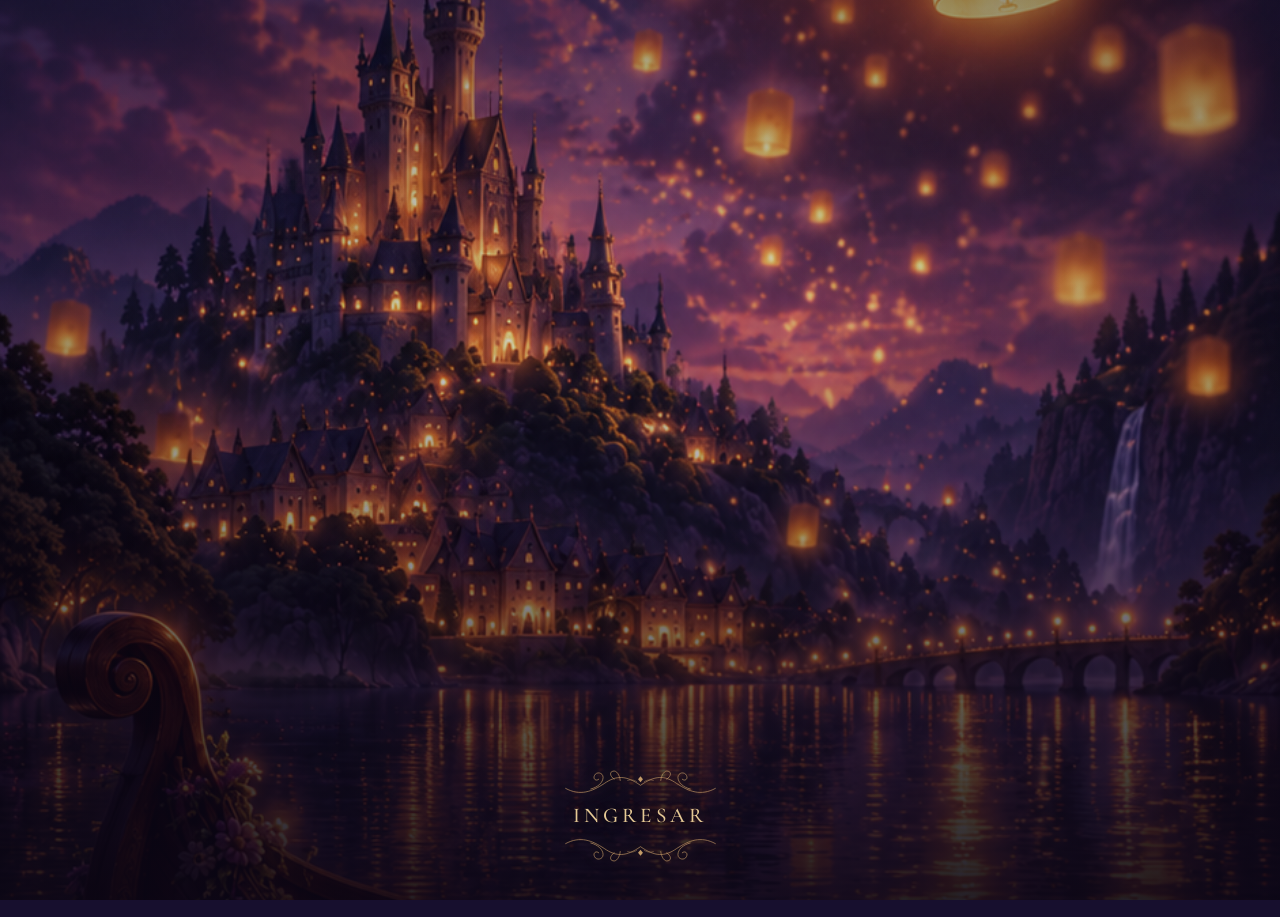
<file: index.html>
<!doctype html>
<html lang="es-AR">
  <head>
    <meta charset="utf-8" />
    <meta name="viewport" content="width=device-width, initial-scale=1" />
    <meta name="theme-color" content="#170f2e" />
    <meta name="referrer" content="no-referrer" />
    <title>Los XV de Mia</title>
    <link rel="preconnect" href="https://fonts.googleapis.com" />
    <link rel="preconnect" href="https://fonts.gstatic.com" crossorigin />
    <link href="https://fonts.googleapis.com/css2?family=Cormorant+Garamond:ital,wght@0,400;0,500;0,600;1,400;1,500&family=Montserrat:wght@400;500;600&family=Pinyon+Script&display=swap" rel="stylesheet" />
    <style>
      :root {
        color-scheme: dark;
        --night: #170f2e;
        --night-deep: #10091f;
        --night-shadow: #0b0615;
        --plum: #291647;
        --plum-light: #38205c;
        --violet-line: #3c2377;
        --gold: #c59c68;
        --gold-light: #e5c995;
        --gold-flame: #f4a844;
        --cream: #fbf3e6;
        --muted: #c8bbcf;
        --serif: "Cormorant Garamond", Georgia, serif;
        --script: "Pinyon Script", cursive;
        --sans: "Montserrat", sans-serif;
        --motion: cubic-bezier(.22,.72,.14,1);
      }

      * { box-sizing: border-box; }
      html { background: var(--night); scroll-behavior: smooth; }
      body {
        margin: 0;
        min-width: 320px;
        color: var(--cream);
        background: var(--night);
        font-family: var(--serif);
        -webkit-font-smoothing: antialiased;
      }
      button, a { font: inherit; }
      button { color: inherit; }
      /* Native mobile tap overlay is separate from keyboard focus. */
      :where(button, a, summary, label, input, textarea) { -webkit-tap-highlight-color: transparent; }
      button:focus-visible, a:focus-visible {
        outline: 2px solid var(--gold-light);
        outline-offset: 5px;
      }
      [hidden] { display: none !important; }

      .entrance {
        position: relative;
        display: grid;
        min-height: 100svh;
        align-items: end;
        overflow: hidden;
        isolation: isolate;
        background: var(--night-deep);
      }
      .entrance__scene, .entrance__shade {
        position: absolute;
        inset: 0;
        pointer-events: none;
      }
      .entrance__scene { z-index: -3; overflow: hidden; }
      .entrance__artwork {
        position: absolute;
        transform-origin: 0 0;
        isolation: isolate;
      }
      .entrance__image {
        display: block;
        width: 100%;
        height: 100%;
        filter: saturate(.92) brightness(.92);
      }
      .entrance__lantern-light {
        position: absolute;
        width: 55%;
        aspect-ratio: 1;
        border-radius: 50%;
        opacity: 0;
        transform: translate(-50%, -50%) scale(.72);
        background: radial-gradient(circle,
          rgba(255,246,218,.94) 0%,
          rgba(255,219,156,.72) 14%,
          rgba(244,168,68,.38) 36%,
          rgba(244,168,68,.09) 55%,
          transparent 72%);
        mix-blend-mode: screen;
        pointer-events: none;
      }
      .entrance__shade {
        z-index: -2;
        background:
          linear-gradient(180deg, rgba(11,6,21,.18) 0%, rgba(16,9,31,.08) 34%, rgba(16,9,31,.32) 60%, rgba(11,6,21,.84) 100%),
          radial-gradient(ellipse at 54% 43%, transparent 15%, rgba(14,7,27,.3) 78%);
      }
      .tiara-wrap {
        position: relative;
        display: grid;
        width: min(180px, 42vw);
        margin: 0 auto 1px;
        place-items: center;
        isolation: isolate;
      }
      .tiara-wrap::before {
        position: absolute;
        z-index: -1;
        inset: 28% 12% 13%;
        border-radius: 50%;
        background: rgba(244,168,68,.2);
        content: "";
        filter: blur(22px);
      }
      .tiara {
        display: block;
        width: 100%;
        height: auto;
        filter: drop-shadow(0 8px 12px rgba(8,4,18,.52)) drop-shadow(0 0 10px rgba(244,168,68,.2));
      }
      .entrance__footer {
        display: grid;
        justify-items: center;
        padding: 0 22px max(34px, env(safe-area-inset-bottom));
      }
      .enter-frame {
        position: relative;
        display: grid;
        gap: 7px;
        width: min(265px, 78vw);
        min-height: 96px;
        place-items: center;
        padding: 4px 12px;
        border: 0;
        background: transparent;
        cursor: pointer;
        transition: transform 180ms var(--motion);
      }
      .enter-ornament {
        display: block;
        width: 100%;
        height: 27px;
        overflow: visible;
        color: var(--gold);
        filter: drop-shadow(0 0 7px rgba(244,168,68,.28));
        pointer-events: none;
      }
      .enter-ornament--bottom { transform: rotate(180deg); }
      @media (hover: hover) and (pointer: fine) {
        .enter-frame:hover .enter-frame__label { text-shadow: 0 0 16px rgba(244,168,68,.55); }
      }
      .enter-frame:is(:active, .is-touch-pressed) { transform: scale(.98); }
      .enter-frame__label {
        color: var(--gold-light);
        font: 500 21px/1.15 var(--serif);
        letter-spacing: .2em;
        text-transform: uppercase;
        text-shadow: 0 2px 10px rgba(11,6,21,.7), 0 0 15px rgba(244,168,68,.2);
      }
      .invitation {
        position: relative;
        min-height: 100svh;
        overflow: hidden;
        padding: 0 20px;
        background:
          radial-gradient(ellipse at 50% 0%, rgba(60,35,119,.42), transparent 45%),
          linear-gradient(180deg, #1a1032 0%, var(--night) 34%, var(--night-deep) 100%);
        isolation: isolate;
      }
      .invitation--revealing {
        position: fixed;
        z-index: 5;
        inset: 0;
        height: 100dvh;
        overflow-y: auto;
        padding-top: env(safe-area-inset-top);
        opacity: 0;
        pointer-events: none;
      }
      .invitation--open {
        position: relative;
        inset: auto;
        height: auto;
        min-height: 100svh;
        overflow: visible;
        padding-top: 1px;
        opacity: 1;
        animation: none;
      }
      .hero-enter, .reveal-item { opacity: 0; }
      .invitation[data-content-state="ready"] .hero-enter,
      .reveal-item.is-revealed { opacity: 1; transform: none; }
      .music-player { width: min(100%, 300px); margin: 0 auto; }
      .music-control {
        display: flex;
        align-items: center;
        gap: 8px;
        width: 100%;
        min-height: 52px;
        padding: 3px 8px;
        border: 1px solid rgba(197,156,104,.22);
        border-radius: 999px;
        color: var(--gold-light);
        background: rgba(16,9,31,.22);
        box-shadow: none;
      }
      .music-transport { display: flex; align-items: center; flex: none; gap: 0; }
      .music-control__main { display: grid; place-items: center; flex: none; width: 44px; height: 44px; padding: 0; border: 0; border-radius: 50%; color: inherit; background: transparent; cursor: pointer; transition: background-color 160ms var(--motion); }
      .music-skip { display: grid; place-items: center; flex: none; width: 44px; height: 44px; padding: 10px; border: 0; border-radius: 50%; color: var(--gold-light); background: transparent; cursor: pointer; transition: transform 160ms var(--motion), background-color 160ms var(--motion); }
      .music-skip:is(:active, .is-touch-pressed) { transform: scale(.95); }
      .music-skip:not(:disabled):is(:active, .is-touch-pressed), .music-control__main:is(:active, .is-touch-pressed) { background-color: rgba(197,156,104,.1); }
      .music-skip:disabled { opacity: .35; cursor: not-allowed; }
      .music-control__main:is(:active, .is-touch-pressed) .music-control__disc { transform: scale(.96); }
      .music-track { min-width: 0; flex: 1; text-align: left; }
      .music-track__title { display: block; overflow: hidden; white-space: nowrap; text-overflow: ellipsis; color: rgba(200,187,207,.9); font: 400 10px/1.7 var(--sans); }
      .music-feedback { margin: 9px 0 0; color: var(--muted); font: 400 10px/1.6 var(--sans); text-align: center; }
      @media (hover: hover) and (pointer: fine) { .music-skip:hover { background: rgba(197,156,104,.1); } }
      .music-control__disc {
        display: grid;
        flex: none;
        width: 32px;
        height: 32px;
        place-items: center;
        border: 1px solid rgba(197,156,104,.3);
        border-radius: 50%;
        color: rgba(229,201,149,.85);
        background: rgba(197,156,104,.08);
      }
      .music-control svg { width: 13px; height: 13px; }
      .music-control__label {
        display: flex; gap: 10px; align-items: center;
        font: 500 8px/1.7 var(--sans);
        letter-spacing: .07em;
        text-align: left;
        text-transform: uppercase;
      }
      .invitation__ambient {
        position: fixed;
        z-index: -1;
        inset: 0;
        overflow: hidden;
        pointer-events: none;
        background:
          radial-gradient(ellipse at 30% 14%, rgba(96,49,141,.22), transparent 43%),
          radial-gradient(ellipse at 90% 65%, rgba(76,35,108,.16), transparent 38%);
      }
      .invitation__ambient::after {
        position: absolute;
        inset: 0;
        opacity: .4;
        background:
          radial-gradient(circle at 11% 18%, #dbb98c 0 .7px, transparent 1.5px),
          radial-gradient(circle at 68% 7%, #cab5de 0 .6px, transparent 1.6px),
          radial-gradient(circle at 89% 37%, #dbb98c 0 .8px, transparent 1.5px),
          radial-gradient(circle at 29% 59%, #b094ca 0 .5px, transparent 1.5px),
          radial-gradient(circle at 77% 84%, #dbb98c 0 .6px, transparent 1.6px),
          radial-gradient(circle at 7% 91%, #cab5de 0 .5px, transparent 1.4px);
        content: "";
      }
      .ambient-lanterns { position: absolute; inset: 0; transition: opacity 700ms var(--motion); }
      .invitation[data-castle-visible="true"] .ambient-lanterns { opacity: 0; }
      .floating-lantern {
        --size: 10;
        --halo-size: calc(var(--size) * 13px);
        --halo-alpha: calc(.08 + (var(--size) - 8) * .022);
        --paper-alpha: calc(.48 + (var(--size) - 8) * .045);
        --near-alpha: calc(.28 + (var(--size) - 8) * .045);
        --far-alpha: calc(.1 + (var(--size) - 8) * .02);
        --flame-alpha: calc(.5 + (var(--size) - 8) * .05);
        position: absolute;
        bottom: -90px;
        width: calc(var(--size) * 1px);
        height: var(--h, calc(var(--size) * 1.45px));
        border: 1px solid rgba(255,217,155,calc(.16 + (var(--size) - 8) * .025));
        border-radius: 24% 24% 30% 30% / 15% 15% 20% 20%;
        opacity: 0;
        background: linear-gradient(110deg, rgba(188,104,49,.38), rgba(255,219,149,var(--paper-alpha)) 48%, rgba(232,150,73,calc(var(--paper-alpha) * .67)));
        box-shadow: inset 0 -3px 5px rgba(255,239,194,var(--paper-alpha)), 0 0 10px rgba(244,168,68,var(--near-alpha)), 0 0 calc(var(--size) * 2.1px) rgba(244,168,68,var(--far-alpha));
        filter: blur(.55px);
        animation: lantern-rise var(--duration, 22s) var(--delay, 0s) cubic-bezier(.37,0,.63,1) infinite;
      }
      .floating-lantern::before {
        position: absolute;
        top: 50%;
        left: 50%;
        width: var(--halo-size);
        height: var(--halo-size);
        transform: translate(-50%, -50%);
        background: radial-gradient(circle, rgba(244,168,68,var(--halo-alpha)), rgba(161,76,117,calc(var(--halo-alpha) * .6)) 28%, rgba(99,51,139,calc(var(--halo-alpha) * .25)) 48%, transparent 70%);
        content: "";
      }
      .floating-lantern::after {
        position: absolute;
        right: 22%;
        bottom: 12%;
        left: 22%;
        height: 2px;
        border-radius: 50%;
        background: rgba(255,213,142,var(--flame-alpha));
        box-shadow: 0 0 11px 4px rgba(244,168,68,calc(.13 + (var(--size) - 8) * .023));
        content: "";
      }
      @keyframes lantern-rise {
        0% { transform: translate3d(0,0,0) rotate(-3deg); opacity: 0; }
        12% { opacity: .72; }
        82% { opacity: .55; }
        100% { transform: translate3d(13px,-112vh,0) rotate(4deg); opacity: 0; }
      }
      .ambient-one { left: 9%; --size: 10; --h: 15px; --duration: 24s; --delay: -9s; }
      .ambient-two { left: 27%; --size: 14; --h: 19px; --duration: 29s; --delay: -21s; }
      .ambient-three { right: 18%; --size: 10; --h: 14px; --duration: 26s; --delay: -15s; }
      .ambient-four { right: 7%; --size: 15; --h: 21px; --duration: 32s; --delay: -5s; }
      .ambient-five { left: 60%; --size: 8; --h: 12px; --duration: 22s; --delay: -18s; }
      .ambient-six { left: 45%; --size: 9; --h: 13px; --duration: 35s; --delay: -11s; }
      .ambient-seven { left: 3%; --size: 13; --h: 18px; --duration: 30s; --delay: -26s; }
      .ambient-eight { right: 32%; --size: 11; --h: 16px; --duration: 27s; --delay: -3s; }
      .invite-hero {
        position: relative;
        display: flex;
        flex-direction: column;
        align-items: center;
        justify-content: space-between;
        gap: 52px;
        width: min(100%, 470px);
        min-height: 92svh;
        margin: 0 auto;
        padding: 72px 10px 24px;
        text-align: center;
      }
      .hero-identity { display: grid; justify-items: center; align-content: center; flex: 1; width: 100%; }
      .hero-footer { display: grid; justify-items: center; flex: none; width: 100%; }
      .hero-footer .scroll-cue { margin-top: 18px; }
      .invite-hero .tiara-wrap { width: min(148px, 36vw); margin-bottom: -4px; }
      .invite-hero__name {
        position: relative;
        left: -.055em;
        margin: 0;
        color: var(--gold-light);
        font: 400 clamp(94px, 27vw, 124px)/.92 var(--script);
        text-shadow: 0 2px 1px rgba(9,5,18,.8), 0 0 19px rgba(244,168,68,.14);
      }
      .eyebrow {
        margin: 11px 0 0;
        color: rgba(213,191,159,.72);
        font: 500 9px/1.5 var(--sans);
        letter-spacing: .29em;
        text-transform: uppercase;
      }
      .date-line {
        margin: 18px 0 0;
        color: rgba(229,211,184,.72);
        font: 400 22px/1.1 var(--serif);
        letter-spacing: .035em;
      }
      .date-separator { padding-inline: .22em; color: rgba(197,156,104,.6); }
      .scroll-cue {
        display: grid;
        justify-items: center;
        gap: 9px;
        margin-top: 28px;
        color: rgba(200,187,207,.65);
        font: 400 8px/1.4 var(--sans);
        letter-spacing: .2em;
        text-transform: uppercase;
      }
      .scroll-cue::after {
        width: 1px;
        height: 24px;
        background: linear-gradient(rgba(197,156,104,.45), transparent);
        content: "";
      }
      .small-rule {
        display: flex;
        align-items: center;
        justify-content: center;
        gap: 8px;
        width: 160px;
        margin: 19px auto 0;
      }
      .small-rule::before, .small-rule::after {
        width: 57px;
        height: 1px;
        background: linear-gradient(90deg, transparent, rgba(197,156,104,.5));
        content: "";
      }
      .small-rule::after { transform: rotate(180deg); }
      .small-rule span {
        width: 5px;
        height: 5px;
        transform: rotate(45deg);
        background: var(--gold);
        box-shadow: 0 0 0 5px rgba(244,168,68,.055), 0 0 15px 5px rgba(244,168,68,.19);
      }
      .section-label {
        display: flex;
        align-items: center;
        gap: 11px;
        justify-content: center;
        margin: 32px 0 16px;
        color: rgba(229,201,149,.85);
        font: 500 9px/1.4 var(--sans);
        letter-spacing: .26em;
        text-align: center;
        text-transform: uppercase;
      }
      .section-label::before, .section-label::after {
        width: 31px;
        height: 1px;
        background: linear-gradient(90deg, transparent, rgba(197,156,104,.38));
        content: "";
      }
      .section-label::after { transform: rotate(180deg); }

      .detail-card {
        position: relative;
        width: min(100%, 470px);
        margin: 0 auto 26px;
        padding: 44px 25px 26px;
        border: 1px solid rgba(141,105,172,.32);
        border-radius: 46% 46% 14px 14px / 82px 82px 14px 14px;
        background: linear-gradient(180deg, rgba(62,34,105,.36), rgba(30,15,55,.3) 50%, rgba(16,8,31,.45));
        box-shadow: inset 0 1px 0 rgba(210,183,237,.08), 0 12px 28px rgba(8,3,20,.28);
      }
      .detail-card::before {
        position: absolute;
        inset: 5px;
        border: 1px solid rgba(197,156,104,.14);
        border-radius: 46% 46% 10px 10px / 77px 77px 10px 10px;
        content: "";
        pointer-events: none;
      }
      .detail-card--quiet {
        padding-block: 32px 24px;
        background: linear-gradient(180deg, rgba(62,34,105,.28), rgba(16,8,31,.4));
      }
      .card-gem {
        position: absolute;
        top: -8px;
        left: 50%;
        z-index: 1;
        width: 12px;
        height: 12px;
        transform: translateX(-50%) rotate(45deg);
        border: 1px solid rgba(229,201,149,.76);
        background: linear-gradient(135deg, #c5a878, #8f704b 64%, #5e4773);
        box-shadow: 0 0 0 4px rgba(244,168,68,.045), 0 0 13px 4px rgba(244,168,68,.18);
      }
      .card-gem::before {
        position: absolute;
        z-index: -1;
        inset: -9px;
        border-radius: 50%;
        background: radial-gradient(circle, rgba(244,168,68,.34), rgba(197,156,104,.1) 44%, transparent 72%);
        content: "";
        filter: blur(5px);
      }
      .detail-card__title {
        margin: 0 0 7px;
        color: var(--gold-light);
        font: 500 10px/1.5 var(--sans);
        letter-spacing: .24em;
        text-align: center;
        text-transform: uppercase;
      }
      .detail-card__lead {
        margin: 0;
        color: var(--cream);
        font: 500 27px/1.02 var(--serif);
        text-align: center;
      }
      .detail-card__copy {
        margin: 8px 0 0;
        color: var(--muted);
        font: 400 14px/1.55 var(--sans);
        text-align: center;
      }
      .timeline {
        display: grid;
        gap: 0;
        margin: 21px 0 0;
      }
      .timeline__item {
        position: relative;
        display: grid;
        grid-template-columns: 74px 1fr;
        gap: 14px;
        padding: 0 0 19px;
      }
      .timeline__item:last-child { padding-bottom: 0; }
      .timeline__item:not(:last-child)::after {
        position: absolute;
        top: 31px;
        bottom: -1px;
        left: 36px;
        width: 1px;
        background: linear-gradient(180deg, rgba(197,156,104,.46), rgba(60,35,119,.3));
        content: "";
      }
      .timeline__time {
        position: relative;
        z-index: 1;
        align-self: start;
        padding: 8px 5px;
        border: 1px solid rgba(197,156,104,.35);
        border-radius: 12px 4px 12px 4px;
        color: var(--gold-light);
        background: rgba(16,9,31,.65);
        font: 500 12px/1 var(--sans);
        text-align: center;
        white-space: nowrap;
      }
      .timeline__name {
        margin: 2px 0 3px;
        color: var(--cream);
        font: 500 20px/1.05 var(--serif);
      }
      .timeline__note {
        margin: 0;
        color: var(--muted);
        font: 400 12px/1.5 var(--sans);
      }
      .location-mark {
        display: grid;
        width: 37px;
        height: 37px;
        margin: 0 auto 11px;
        place-items: center;
        border: 1px solid rgba(197,156,104,.28);
        border-radius: 50%;
        color: var(--gold-light);
        background: radial-gradient(circle at 35% 25%, rgba(60,35,119,.68), rgba(17,9,30,.85));
        box-shadow: inset 0 1px 0 rgba(255,245,223,.08), 0 8px 17px rgba(4,2,10,.24);
      }
      .location-mark svg { width: 17px; height: 17px; }
      .address { margin-top: 7px; }
      .action-frame {
        display: inline-flex;
        min-height: 46px;
        align-items: center;
        justify-content: center;
        gap: 9px;
        width: 100%;
        margin-top: 18px;
        padding: 10px 16px;
        border: 1px solid rgba(197,156,104,.44);
        border-radius: 16px 5px 16px 5px;
        color: var(--gold-light);
        background: linear-gradient(135deg, rgba(60,35,119,.34), rgba(20,12,35,.55));
        box-shadow: inset 0 1px 0 rgba(255,245,223,.08), 0 9px 20px rgba(5,2,12,.24);
        font: 500 10px/1.2 var(--sans);
        letter-spacing: .16em;
        text-decoration: none;
        text-transform: uppercase;
        transition: transform 220ms var(--motion), border-color 220ms var(--motion);
      }
      .action-frame:is(:active, .is-touch-pressed) { transform: scale(.985); }
      .action-frame svg { width: 15px; height: 15px; flex: none; }
      .family-welcome, .dress-section, .closing-section {
        width: min(100%, 430px);
        margin: 24px auto 58px;
        padding: 16px 12px;
        text-align: center;
      }
      .family-welcome__title { margin: 10px 0; color: var(--gold-light); font: 500 34px/1.1 var(--serif); }
      .family-welcome__copy { max-width: 280px; margin: 0 auto; color: var(--muted); font: 400 13px/1.8 var(--sans); }
      .family-welcome__copy strong { color: var(--gold-light); font-weight: 500; }
      .celebration-card .timeline { margin-top: 28px; }
      .celebration-card .action-frame { margin-top: 27px; }
      .dress-section { margin-block: 48px 56px; }
      .dress-illustration { width: 115px; height: 85px; margin-bottom: 15px; color: var(--gold); }
      .dress-section__value { margin: 8px 0 0; font: 400 32px/1.1 var(--serif); color: var(--cream); }
      .countdown-section, .gifts-section, .wishes-section {
        width: min(100%, 430px); margin: 38px auto 58px; padding: 20px 12px; text-align: center;
      }
      .countdown-section { margin-top: 0; }
      .section-heading { margin: 8px 0 14px; color: var(--gold-light); font: 400 32px/1.1 var(--serif); text-wrap: balance; }
      .section-copy { max-width: 300px; margin: 0 auto; color: var(--muted); font: 400 12px/1.85 var(--sans); text-wrap: pretty; }
      .countdown-clock { display: grid; grid-template-columns: repeat(4, minmax(0, 1fr)); margin: 23px 0 18px; }
      .countdown-unit { min-width: 0; position: relative; }
      .countdown-unit + .countdown-unit::before { position: absolute; left: 0; top: 15%; bottom: 30%; width: 1px; content: ""; background: linear-gradient(transparent, rgba(197,156,104,.3), transparent); }
      .countdown-unit strong { display: block; color: var(--cream); font: 400 clamp(32px, 9vw, 43px)/1.1 var(--serif); font-variant-numeric: tabular-nums; }
      .countdown-unit span { display: block; margin-top: 7px; color: var(--gold); font: 400 8px/1.5 var(--sans); letter-spacing: .14em; text-transform: uppercase; }
      .countdown-caption { margin: 0; color: var(--muted); font: 400 10px/1.7 var(--sans); }
      .section-illustration { display: block; width: 90px; height: 90px; margin: 0 auto 20px; color: var(--gold); }
      .gifts-section { margin-top: 20px; }
      .transfer-open { margin-top: 24px; cursor: pointer; }
      .transfer-dialog {
        width: min(calc(100% - 32px), 380px); max-height: calc(100svh - 40px); margin: auto; padding: 22px;
        overflow-y: auto; overscroll-behavior: contain; scrollbar-width: thin;
        color: var(--cream); border: 1px solid rgba(197,156,104,.4); border-radius: 26px;
        background: linear-gradient(145deg, rgba(58,33,92,.18), rgba(16,9,31,.28));
        -webkit-backdrop-filter: blur(12px); backdrop-filter: blur(12px);
        box-shadow: inset 0 1px 0 rgba(229,201,149,.1), 0 24px 70px rgba(5,2,12,.35);
      }
      .transfer-dialog::backdrop { background: rgba(8,4,16,.26); }
      .transfer-dialog[open] { animation: dialog-arrive 200ms var(--motion); }
      .transfer-dialog[open]::backdrop { animation: dialog-backdrop-arrive 200ms var(--motion); }
      @keyframes dialog-arrive { from { opacity: 0; transform: translateY(8px); } to { opacity: 1; transform: translateY(0); } }
      @keyframes dialog-backdrop-arrive { from { opacity: 0; } to { opacity: 1; } }
      .transfer-dialog__header { display: flex; align-items: center; justify-content: space-between; gap: 14px; margin-bottom: 8px; }
      .transfer-dialog__header .detail-card__title { margin: 0 0 7px; font-size: 9px; }
      .transfer-dialog__header .section-heading { margin: 0; font-size: 29px; }
      .dialog-close { display: grid; place-items: center; flex: none; width: 44px; height: 44px; border: 1px solid rgba(197,156,104,.26); border-radius: 50%; color: var(--gold-light); background: rgba(197,156,104,.04); cursor: pointer; transition: background-color 160ms var(--motion), transform 160ms var(--motion); }
      .dialog-close svg { width: 16px; height: 16px; }
      .dialog-close:is(:active, .is-touch-pressed) { background-color: rgba(197,156,104,.12); transform: scale(.97); }
      .transfer-fields { display: grid; gap: 18px; padding: 14px 0; text-align: left; }
      .transfer-field { display: grid; grid-template-columns: minmax(0, 1fr) auto; gap: 6px 8px; }
      .transfer-field label { grid-column: 1 / -1; color: var(--gold); font: 500 10px/1.6 var(--sans); }
      .transfer-field input { width: 100%; min-width: 0; padding: 8px; color: var(--cream); background: rgba(17,9,30,.3); border: 1px solid rgba(197,156,104,.2); border-radius: 5px; font: 400 16px/1.5 var(--sans); }
      .transfer-copy { min-height: 44px; padding: 8px 12px; border: 1px solid rgba(197,156,104,.4); border-radius: 5px; color: var(--gold-light); background: rgba(60,35,119,.25); font: 500 11px/1.5 var(--sans); cursor: pointer; }
      .transfer-copy:disabled { opacity: .4; cursor: not-allowed; }
      .transfer-pending { margin: 22px auto 0; max-width: 280px; color: rgba(200,187,207,.8); font: 400 italic 18px/1.5 var(--serif); }
      .wishes-section { margin-top: 48px; }
      .wish-form { margin-top: 24px; text-align: left; }
      .wish-form label { display: block; margin: 18px 0 9px; color: var(--gold-light); font: 400 11px/1.6 var(--sans); }
      .wish-form input, .wish-form textarea { display: block; width: 100%; min-width: 0; border: 1px solid rgba(197,156,104,.3); border-radius: 14px 4px 14px 4px; padding: 12px 14px; color: var(--cream); background: rgba(17,9,30,.32); font: 400 16px/1.65 var(--sans); }
      .wish-form textarea { min-height: 145px; resize: vertical; }
      .wish-form input::placeholder, .wish-form textarea::placeholder { color: rgba(200,187,207,.55); }
      .wish-length { display: block; margin-top: 6px; text-align: right; color: var(--muted); font: 400 10px/1.5 var(--sans); font-variant-numeric: tabular-nums; }
      .wish-form .action-frame { cursor: pointer; margin-top: 20px; }
      .wish-preview { margin: 24px 0 0; padding: 18px 14px; border-block: 1px solid rgba(197,156,104,.2); text-align: center; }
      .wish-preview blockquote { margin: 10px 0; color: var(--cream); font: 400 italic 23px/1.5 var(--serif); white-space: pre-wrap; overflow-wrap: anywhere; }
      .wish-preview figcaption { color: var(--gold); font: 400 11px/1.5 var(--sans); overflow-wrap: anywhere; }
      .wish-preview__label { margin: 0; color: var(--muted); font: 400 9px/1.5 var(--sans); letter-spacing: .14em; text-transform: uppercase; }
      .transfer-copy, .wish-form .action-frame { transition: transform 160ms var(--motion), border-color 160ms var(--motion); }
      .transfer-copy:is(:active, .is-touch-pressed), .wish-form .action-frame:is(:active, .is-touch-pressed) { transform: scale(.98); }
      .transfer-copy:focus-visible, .transfer-field input:focus-visible, .wish-form input:focus-visible, .wish-form textarea:focus-visible, .wish-form .action-frame:focus-visible { outline: 2px solid var(--gold-light); outline-offset: 4px; }
      .wish-form .action-frame:disabled { opacity: .45; cursor: wait; }
      .rsvp-card { padding-top: 45px; }
      .rsvp-card .detail-card__copy { font-size: 12px; }
      .rsvp-form { margin-top: 25px; }
      .rsvp-form fieldset { margin: 0; padding: 0; border: 0; }
      .rsvp-form legend, .guest-count-field label { margin: 0 0 10px; color: var(--muted); font: 400 11px/1.5 var(--sans); }
      .rsvp-choices { display: grid; grid-template-columns: 1fr 1fr; gap: 9px; }
      .rsvp-choice { position: relative; cursor: pointer; }
      .rsvp-choice input { position: absolute; inset: 0; z-index: 1; width: 100%; height: 100%; margin: 0; opacity: 0; cursor: pointer; }
      .rsvp-choice span {
        display: grid; min-height: 44px; place-items: center; padding: 9px;
        border: 1px solid rgba(197,156,104,.25); border-radius: 15px 5px 15px 5px;
        color: var(--muted); background: rgba(17,9,30,.25); font: 500 10px/1.4 var(--sans);
      }
      .rsvp-choice input:checked + span { color: var(--gold-light); border-color: rgba(197,156,104,.75); background: rgba(60,35,119,.3); }
      .rsvp-choice input:focus-visible + span { outline: 2px solid var(--gold-light); outline-offset: 4px; }
      .rsvp-form .guest-count-field { margin-top: 22px; }
      .guest-count-choices { display: flex; flex-wrap: wrap; gap: 10px; }
      .guest-count-choice { position: relative; cursor: pointer; }
      .guest-count-choice input { position: absolute; inset: 0; z-index: 1; width: 100%; height: 100%; margin: 0; opacity: 0; cursor: pointer; }
      .guest-count-choice span {
        display: grid; width: 47px; min-height: 47px; place-items: center;
        border: 1px solid rgba(197,156,104,.36); border-radius: 13px 4px 13px 4px;
        color: var(--muted); background: rgba(17,9,30,.4); font: 500 23px/1 var(--serif);
        transition: border-color 160ms var(--motion), background-color 160ms var(--motion), transform 160ms var(--motion);
      }
      .guest-count-choice input:checked + span { color: var(--gold-light); border-color: var(--gold); background: rgba(60,35,119,.44); box-shadow: inset 0 1px 0 rgba(229,201,149,.1); }
      .guest-count-choice input:focus-visible + span { outline: 2px solid var(--gold-light); outline-offset: 4px; }
      .guest-count-choice:is(:active, .is-touch-pressed) span { transform: scale(.97); }
      .rsvp-result { min-height: 18px; margin: 14px 0 0; color: var(--gold-light); font: 400 11px/1.6 var(--sans); text-align: center; }
      .rsvp {
        display: block;
        width: min(100%, 470px);
        margin: 28px auto 0;
        padding: 16px 20px;
        border: 1px solid rgba(229,201,149,.55);
        border-radius: 18px 5px 18px 5px;
        color: var(--night-deep);
        background: linear-gradient(125deg, #c59c68, #e2c995 48%, #b68c57);
        box-shadow: inset 0 1px 0 rgba(255,255,255,.38), 0 12px 25px rgba(6,3,15,.36), 0 0 22px rgba(244,168,68,.12);
        font: 600 10px/1.2 var(--sans);
        letter-spacing: .19em;
        text-align: center;
        text-transform: uppercase;
        cursor: pointer;
      }
      .rsvp:disabled { cursor: not-allowed; opacity: .45; }
      .rsvp { transition: transform 160ms var(--motion); }
      .rsvp:not(:disabled):is(:active, .is-touch-pressed) { transform: scale(.985); }
      .rsvp-note {
        margin: 10px auto 0;
        color: rgba(200,187,207,.72);
        font: 400 10px/1.5 var(--sans);
        text-align: center;
      }
      .invite-footer {
        margin: 14px 0 0;
        color: rgba(229,201,149,.55);
        font: 500 9px/1.6 var(--sans);
        letter-spacing: .17em;
        text-align: center;
        text-transform: uppercase;
      }
      .closing-section { position: relative; margin-top: 55px; margin-bottom: 20px; }
      .closing-section::before { position: absolute; inset: 4% 15% 30%; z-index: -1; background: radial-gradient(ellipse, rgba(244,168,68,.13), transparent 65%); content: ""; }
      .closing-illustration { width: 116px; height: 136px; margin: 0 auto; }
      .closing-section__title { margin: 10px 0 0; color: var(--gold-light); font: 400 43px/1.1 var(--script); }
      .invitation-closing { margin-top: 48px; padding-top: 10px; }
      .invitation-closing .closing-section { margin: 0 auto; padding: 0 12px; }
      .contact-section { width: min(100%, 360px); margin: 50px auto; padding: 16px 12px; text-align: center; }
      .contact-section .section-heading { font-size: 29px; }
      .contact-section .action-frame { margin-top: 23px; }
      .invitation-load-status { position: fixed; z-index: 80; left: 50%; bottom: max(18px, env(safe-area-inset-bottom)); transform: translateX(-50%); width: min(calc(100% - 32px), 390px); padding: 16px 20px; border: 1px solid rgba(197,156,104,.4); border-radius: 18px; background: rgba(23,15,46,.92); color: var(--cream); box-shadow: 0 12px 40px rgba(0,0,0,.3); text-align: center; font: 400 12px/1.7 var(--sans); }
      .invitation-load-status p { margin: 0; }
      .invitation-load-status button { margin-top: 12px; min-height: 44px; padding: 8px 22px; border: 1px solid rgba(197,156,104,.5); border-radius: 22px; background: transparent; color: var(--gold-light); font: inherit; cursor: pointer; }
      .invitation-load-status button:focus-visible { outline: 2px solid var(--gold-light); outline-offset: 4px; }
      .rsvp-result[data-result]:not(:empty) { padding: 13px 15px; border: 1px solid rgba(197,156,104,.38); border-radius: 14px; background: rgba(60,35,119,.18); color: var(--cream); font-size: 12px; line-height: 1.7; }
      .rsvp-result[data-result="success"]:not(:empty)::before { content: "✓ "; color: var(--gold-light); }
      .rsvp-result[data-result="error"] { color: #ffe4d6; border-color: rgba(230,165,136,.5); background: rgba(96,43,53,.28); }
      .rsvp-result[data-result="error"]:not(:empty)::before { content: "! "; font-weight: 600; }
      .form-feedback { position: fixed; z-index: 90; left: 50%; bottom: max(38px, calc(env(safe-area-inset-bottom) + 24px)); width: min(calc(100% - 40px), 350px); transform: translateX(-50%); pointer-events: none; }
      .form-feedback[hidden] { display: none; }
      .form-feedback__flight { display: grid; justify-items: center; }
      .form-feedback__lantern { width: 68px; height: 98px; margin-bottom: 9px; overflow: visible; filter: drop-shadow(0 0 14px rgba(255,187,95,.56)) drop-shadow(0 0 35px rgba(244,168,68,.24)); }
      .form-feedback__card { position: relative; width: 100%; padding: 20px 24px 21px; border: 1px solid rgba(225,188,129,.58); border-radius: 22px 22px 13px 13px; background: linear-gradient(150deg, rgba(54,30,77,.95), rgba(23,15,46,.96)); box-shadow: 0 12px 42px rgba(8,4,16,.48), inset 0 1px rgba(255,238,204,.1); text-align: center; }
      .form-feedback__card::before { content: "✓"; display: block; margin-bottom: 7px; color: var(--gold-light); font: 400 19px/1 var(--sans); }
      .form-feedback__message { margin: 0; color: #fff2dd; font: 400 22px/1.25 var(--serif); text-wrap: balance; }
      .form-feedback[data-kind="error"] .form-feedback__lantern, .form-feedback[data-kind="preview"] .form-feedback__lantern { display: none; }
      .form-feedback[data-kind="error"] .form-feedback__card { border-color: rgba(230,165,136,.65); }
      .form-feedback[data-kind="error"] .form-feedback__card::before { content: "!"; color: #ffe4d6; }
      .form-feedback[data-kind="preview"] .form-feedback__card::before { content: "✧"; }
      .feedback-announcement { position: absolute; width: 1px; height: 1px; overflow: hidden; clip-path: inset(50%); white-space: nowrap; }
      @media (max-height: 440px) { .form-feedback { bottom: 18px; } .form-feedback__lantern { width: 46px; height: 65px; } .form-feedback__card { padding: 14px 20px; } .form-feedback__message { font-size: 20px; } }
      .castle-scene {
        --castle-width: min(92vw, 380px, max(140px, calc((100svh - 180px) * 425 / 480)));
        --castle-height: calc(var(--castle-width) * 480 / 425);
        position: relative; isolation: isolate; width: var(--castle-width); height: calc(var(--castle-height) + 32px);
        left: 50%; transform: translateX(-50%); margin-top: 12px; pointer-events: none;
      }
      .castle-scene::before { position: absolute; inset: 15% 0 0; background: radial-gradient(ellipse at 50% 65%, rgba(107,65,143,.13), transparent 64%); content: ""; }
      .castle-definitions { position: absolute; width: 0; height: 0; overflow: hidden; }
      .castle-crop {
        position: absolute; z-index: 1; bottom: 0; left: 0; width: 100%; height: var(--castle-height); overflow: hidden;
        -webkit-mask-image: url(#castle-photo-mask), linear-gradient(90deg, transparent, #000 10%, #000 90%, transparent), linear-gradient(#000 80%, transparent);
        mask-image: url(#castle-photo-mask), linear-gradient(90deg, transparent, #000 10%, #000 90%, transparent), linear-gradient(#000 80%, transparent);
        -webkit-mask-composite: source-in; mask-composite: intersect;
      }
      .castle-image {
        /* View (125,360)-(550,840): trim the lower village, never squeeze the towers. */
        position: absolute; display: block; max-width: none; width: calc(100% * 941 / 425); height: auto;
        top: calc(-100% * 360 / 480); left: calc(-100% * 125 / 425);
        opacity: .92; filter: brightness(.68) saturate(.78);
      }
      .castle-lanterns { position: absolute; inset: 0; }
      .castle-lantern {
        bottom: calc(var(--castle-height) * .18); left: var(--origin);
        animation: castle-lantern-rise var(--duration, 30s) var(--delay, 0s) linear infinite;
        animation-play-state: paused;
      }
      .castle-scene.is-active .castle-lantern { animation-play-state: running; }
      @keyframes castle-lantern-rise {
        0% { transform: translate3d(0, 0, 0) rotate(-3deg); opacity: 0; }
        14% { opacity: .7; }
        78% { opacity: .5; }
        100% { transform: translate3d(var(--drift, 25px), -430px, 0) rotate(5deg); opacity: 0; }
      }

      @media (min-width: 600px) {
        .invitation { padding-inline: 28px; }
      }
      @media (max-height: 680px) {
        .tiara-wrap { width: 128px; }
        .entrance__footer { padding-bottom: max(20px, env(safe-area-inset-bottom)); }
      }
      @media (prefers-reduced-motion: reduce) {
        *, *::before, *::after { scroll-behavior: auto !important; animation-duration: .01ms !important; animation-iteration-count: 1 !important; transition-duration: .01ms !important; }
        .castle-lantern, .castle-scene.is-active .castle-lantern { animation: none; opacity: .5; transform: translate3d(var(--drift, 25px), var(--still-rise, -110px), 0); }
      }
    </style>
  </head>
  <body>
    <section class="entrance" id="entrance" aria-label="Entrada a la invitación">
      <div class="entrance__scene" aria-hidden="true">
        <div class="entrance__artwork" id="entrance-artwork">
          <img class="entrance__image" src="./assets/Reino de Linternas sobre el Lago.png" width="941" height="1672" alt="" />
          <div class="entrance__lantern-light" data-lantern-x="0.625" data-lantern-y="0.203"></div>
          <div class="entrance__lantern-light" data-lantern-x="0.775" data-lantern-y="0.262"></div>
        </div>
      </div>
      <div class="entrance__shade" aria-hidden="true"></div>

      <div class="entrance__footer">
        <button class="enter-frame" id="enter-button" type="button" aria-label="Ingresar a la invitación de Mia" disabled>
          <svg class="enter-ornament" viewBox="0 0 260 44" fill="none" aria-hidden="true" focusable="false">
            <g id="entry-flourish" stroke="currentColor" stroke-width="1.05" stroke-linecap="round" stroke-linejoin="round">
              <path d="M8 30c24 13 43 5 63-8 20-14 36-13 59 3 23-16 39-17 59-3 20 13 39 21 63 8" />
              <path d="M49 31c12-3 20-11 20-19 0-8-11-10-14-3-3 6 3 10 7 6M211 31c-12-3-20-11-20-19 0-8 11-10 14-3 3 6-3 10-7 6" />
              <path d="M87 15c-8-6-7-12-2-13 6-2 11 6 12 15m76-2c8-6 7-12 2-13-6-2-11 6-12 15" />
              <path d="M109 17c6-2 11-1 15 2m27-2c-6-2-11-1-15 2" opacity=".6" />
              <path d="m130 10 4 5-4 5-4-5Z" fill="currentColor" stroke="none" />
            </g>
          </svg>
          <span class="enter-frame__label">Ingresar</span>
          <svg class="enter-ornament enter-ornament--bottom" viewBox="0 0 260 44" fill="none" aria-hidden="true" focusable="false"><use href="#entry-flourish" /></svg>
        </button>
      </div>
    </section>

    <aside class="invitation-load-status" id="invitation-load-status" role="status" aria-live="polite" hidden>
      <p id="invitation-load-message"></p>
      <button id="invitation-load-retry" type="button" hidden>Volver a intentar</button>
    </aside>

    <main class="invitation" id="invitation" hidden tabindex="-1" aria-label="Invitación de los quince años de Mia">
      <div class="invitation__ambient" aria-hidden="true">
        <div class="ambient-lanterns">
        <i class="floating-lantern ambient-one"></i>
        <i class="floating-lantern ambient-two"></i>
        <i class="floating-lantern ambient-three"></i>
        <i class="floating-lantern ambient-four"></i>
        <i class="floating-lantern ambient-five"></i>
        <i class="floating-lantern ambient-six"></i>
        <i class="floating-lantern ambient-seven"></i>
        <i class="floating-lantern ambient-eight"></i>
        </div>
      </div>

        <header class="invite-hero">
          <div class="hero-identity">
          <div class="tiara-wrap hero-enter" data-hero-enter="tiara">
            <img class="tiara" src="./assets/Tiara Real de Oro y Gemas Facetadas.png" alt="" />
          </div>
          <h1 class="invite-hero__name hero-enter" data-hero-enter="name" data-event="name">Mia</h1>
          <p class="eyebrow hero-enter" data-hero-enter="subtitle">Mis XV años</p>
          <div class="hero-enter" data-hero-enter="details">
            <div class="small-rule" aria-hidden="true"><span></span></div>
            <p class="date-line"><time id="event-date" datetime="2026-12-26" aria-label="26 de diciembre de 2026"><span data-date-part="day">26</span> <span class="date-separator" aria-hidden="true">·</span> <span data-date-part="month">Diciembre</span> <span class="date-separator" aria-hidden="true">·</span> <span data-date-part="year">2026</span></time></p>
          </div>
          </div>
          <div class="hero-footer">
          <div class="music-player hero-enter" id="music-player" data-hero-enter="music" hidden>
            <div class="music-control" role="group" aria-label="Playlist de la invitación">
              <span class="music-track">
                <span class="music-track__title" id="music-track-title">Piano · apertura</span>
                <span class="music-control__label"><span id="music-toggle-label">Reproducir</span><span id="music-position" aria-live="polite" aria-atomic="true">1 / 3</span></span>
              </span>
              <div class="music-transport" role="group" aria-label="Controles de música">
              <button class="music-skip" id="music-previous" type="button" aria-label="Canción anterior">
                <svg viewBox="0 0 24 24" fill="currentColor" aria-hidden="true"><path d="M5 5h2v14H5zm14 0v14L8 12z" /></svg>
              </button>
              <button class="music-control__main" id="music-toggle" type="button" aria-label="Reproducir música" aria-describedby="music-track-title music-position">
                <span class="music-control__disc"><svg viewBox="0 0 24 24" fill="currentColor" aria-hidden="true"><path id="music-toggle-icon" d="M8 5v14l11-7z" /></svg></span>
              </button>
              <button class="music-skip" id="music-next" type="button" aria-label="Canción siguiente">
                <svg viewBox="0 0 24 24" fill="currentColor" aria-hidden="true"><path d="M17 5h2v14h-2zM5 5l11 7-11 7z" /></svg>
              </button>
              </div>
            </div>
            <p class="music-feedback" id="music-status" role="status" hidden></p>
          </div>
          <span class="scroll-cue hero-enter" data-hero-enter="scroll">Deslizá</span>
          </div>
        </header>

      <section class="family-welcome reveal-item" aria-labelledby="family-title">
        <p class="eyebrow">En mi noche especial…</p>
        <h2 class="family-welcome__title" id="family-title" data-invitation="familyName">Familia Gomez</h2>
        <p class="family-welcome__copy">Reservamos <strong id="reserved-seats">3 lugares</strong> para compartir este momento juntos.</p>
      </section>

      <section class="countdown-section reveal-item" aria-labelledby="countdown-heading">
        <p class="eyebrow">Nos espera una noche mágica</p>
        <h2 class="section-heading" id="countdown-heading">Falta cada vez menos</h2>
        <div class="countdown-clock" id="countdown-clock" role="timer" aria-live="off" aria-label="Tiempo restante para la recepción" aria-describedby="countdown-caption">
          <div class="countdown-unit"><strong data-countdown="days">00</strong><span>Días</span></div>
          <div class="countdown-unit"><strong data-countdown="hours">00</strong><span>Horas</span></div>
          <div class="countdown-unit"><strong data-countdown="minutes">00</strong><span>Minutos</span></div>
          <div class="countdown-unit"><strong data-countdown="seconds">00</strong><span>Segundos</span></div>
        </div>
        <p class="countdown-caption" id="countdown-caption">26 de diciembre · 20:30 hs · Hora de Argentina</p>
      </section>

      <p class="section-label reveal-item">La celebración</p>

      <section class="detail-card celebration-card reveal-item" aria-labelledby="schedule-title">
        <span class="card-gem" aria-hidden="true"></span>
        <h2 class="detail-card__title" id="schedule-title">Nos encontramos en</h2>
        <p class="detail-card__lead" data-event="venueName">Jardín Secreto</p>
        <p class="detail-card__copy address" data-event="venueAddress">Teodoro Fels 7423, Trujui</p>
        <div class="timeline">
          <div class="timeline__item">
            <time class="timeline__time" datetime="20:30" data-event-time="arrivalTime">20:30 hs</time>
            <div>
              <h4 class="timeline__name">Recepción</h4>
              <p class="timeline__note">Llegada de los invitados</p>
            </div>
          </div>
          <div class="timeline__item">
            <time class="timeline__time" datetime="21:30" data-event-time="entranceTime">21:30 hs</time>
            <div>
              <h3 class="timeline__name">Entrada de <span data-event="name">Mia</span></h3>
              <p class="timeline__note">Te pedimos puntualidad para compartir este momento.</p>
            </div>
          </div>
        </div>
        <a class="action-frame" id="venue-map" href="https://www.google.com/maps/search/?api=1&amp;query=Teodoro+Fels+7423%2C+Trujui" target="_blank" rel="noopener noreferrer">
          <svg viewBox="0 0 24 24" fill="none" stroke="currentColor" stroke-width="1.5" aria-hidden="true">
            <path d="M20 10c0 5.5-8 12-8 12S4 15.5 4 10a8 8 0 1 1 16 0Z" /><circle cx="12" cy="10" r="2.4" />
          </svg>
          <span>Ver ubicación</span>
        </a>
      </section>

      <section class="dress-section reveal-item" aria-labelledby="dress-title">
        <svg class="dress-illustration" viewBox="0 0 120 90" fill="none" stroke="currentColor" stroke-width="1.1" stroke-linejoin="round" aria-hidden="true">
          <path d="M27 9h12l-2 20 15 42c-12 5-26 5-38 0l15-42-2-20Zm2 20h8M29 9c0 6 8 6 8 0M23 46h20" />
          <path d="m77 11 10 5 10-5 8 16-6 9-3-7 1 43H77l1-43-3 7-6-9 8-16Zm0 0 10 23 10-23M87 34v38M81 38h-3m17 0h-3M86 46h2M86 54h2" />
        </svg>
        <h2 class="detail-card__title" id="dress-title">Código de vestimenta</h2>
        <p class="dress-section__value" data-event="dressCode">Elegante Sport</p>
      </section>

      <section class="detail-card rsvp-card reveal-item" aria-labelledby="rsvp-title">
        <span class="card-gem" aria-hidden="true"></span>
        <h2 class="detail-card__title" id="rsvp-title">Confirmá tu asistencia</h2>
        <p class="detail-card__lead">¿Nos acompañás?</p>
        <p class="detail-card__copy" id="rsvp-quota">Esta invitación tiene 3 lugares reservados.</p>
        <form class="rsvp-form" id="rsvp-form">
          <fieldset>
            <legend>Elegí tu respuesta</legend>
            <div class="rsvp-choices">
              <label class="rsvp-choice"><input type="radio" name="attendance" value="yes" required /><span>Sí, vamos a estar</span></label>
              <label class="rsvp-choice"><input type="radio" name="attendance" value="no" required /><span>No podremos ir</span></label>
            </div>
          </fieldset>
          <fieldset class="guest-count-field" id="guest-count-field" hidden disabled>
            <legend>¿Cuántas personas asistirán?</legend>
            <div class="guest-count-choices" id="guest-count-choices"></div>
          </fieldset>
          <button class="rsvp" id="rsvp-submit" type="submit" disabled>Confirmar asistencia</button>
          <p class="rsvp-result" id="rsvp-status" aria-live="off"></p>
          <p class="rsvp-note" id="rsvp-notice">Podés modificar tu selección.</p>
        </form>
      </section>

      <section class="gifts-section reveal-item" aria-labelledby="gifts-title">
        <svg class="section-illustration" viewBox="0 0 100 100" fill="none" stroke="currentColor" stroke-width="1" stroke-linejoin="round" aria-hidden="true">
          <path d="M23 44h54v40H23zM19 34h62v11H19zM46 34v50m8-50v50M49 33C29 36 24 23 31 19c9-5 16 8 19 14Zm2 0c20 3 25-10 18-14-9-5-16 8-19 14Z" />
          <path d="m50 13 1-5m26 17 5-3M22 25l-5-3m65 37 6 2M18 59l-6 2" stroke-opacity=".45" />
          <path d="m51 32-14 23 11-5m3-18 13 23-11-5" stroke-opacity=".65" />
        </svg>
        <p class="eyebrow">Regalos</p>
        <h2 class="section-heading" id="gifts-title">Tu presencia es mi mejor regalo</h2>
        <p class="section-copy">Lo más lindo es compartir esta noche con vos. Si además querés hacerme un regalo, podés hacerlo por transferencia.</p>
        <p class="transfer-pending" id="transfer-pending">Los datos para transferir se compartirán próximamente.</p>
        <button class="action-frame transfer-open" id="transfer-open" type="button" aria-haspopup="dialog" aria-controls="transfer-dialog" hidden>Ver datos bancarios</button>
      </section>

      <section class="wishes-section reveal-item" aria-labelledby="wishes-title">
        <svg class="section-illustration" viewBox="0 0 100 100" fill="none" stroke="currentColor" stroke-width="1" stroke-linejoin="round" aria-hidden="true">
          <path d="M18 44v36h64V44M18 44l32 23 32-23M18 80l23-20m41 20L59 60M29 51V26h42v25M18 44l11-8m53 8-11-8" />
          <path d="m50 33 2.2 6.2 6.6.2-5.2 4 1.8 6.4-5.4-3.7-5.4 3.7 1.8-6.4-5.2-4 6.6-.2L50 33Z" stroke-opacity=".8" />
          <path d="M22 17v8m-4-4h8m52-5v6m-3-3h6" stroke-opacity=".45" />
        </svg>
        <p class="eyebrow">Palabras que quedan</p>
        <h2 class="section-heading" id="wishes-title">Un deseo para <span data-event="name">Mia</span></h2>
        <p class="section-copy">Dejame unas palabras para guardar como recuerdo de esta noche tan especial.</p>
        <form class="wish-form" id="wish-form">
          <label for="wish-author">Tu nombre</label>
          <input id="wish-author" name="author" autocomplete="name" maxlength="80" required placeholder="¿De parte de quién?" />
          <label for="wish-message">Tu deseo</label>
          <textarea id="wish-message" name="message" rows="4" maxlength="600" required aria-describedby="wish-length wish-notice" placeholder="Que todos tus sueños…"></textarea>
          <span class="wish-length" id="wish-length">0 / 600</span>
          <button class="action-frame" id="wish-submit" type="submit">Enviar mi deseo</button>
          <p class="rsvp-result" id="wish-status" aria-live="off"></p>
          <p class="rsvp-note" id="wish-notice">Tu nombre aparecerá junto a tu mensaje.</p>
        </form>
        <figure class="wish-preview" id="wish-preview" hidden>
          <p class="wish-preview__label">Tu deseo</p>
          <blockquote id="wish-preview-message"></blockquote>
          <figcaption id="wish-preview-author"></figcaption>
        </figure>
      </section>

      <section class="contact-section reveal-item" id="contact-section" aria-labelledby="contact-title" hidden>
        <p class="eyebrow">Estamos para ayudarte</p>
        <h2 class="section-heading" id="contact-title">¿Tenés alguna consulta?</h2>
        <p class="section-copy">Comunicate con mi mamá</p>
        <a class="action-frame" id="contact-whatsapp" target="_blank" rel="noopener noreferrer" aria-label="Contactar a la mamá de Mia por WhatsApp">
          <svg viewBox="0 0 24 24" fill="none" stroke="currentColor" stroke-width="1.4" aria-hidden="true"><path d="M21 11.5a9 9 0 0 1-13.5 7.8L3 21l1.6-4.6A9 9 0 1 1 21 11.5Z" /><path d="M8 7c-1 1 0 4 2 6s5 3 6 2l1-2-3-1-1 1c-1.5-.5-2.5-1.5-3-3l1-1-1-3-2 1Z" /></svg>
          <span>Escribir por Whatsapp</span>
        </a>
      </section>

      <section class="invitation-closing" aria-label="Cierre de la invitación">
      <div class="closing-section reveal-item">
        <p class="closing-section__title">¡Te espero!</p>
      </div>
      <footer class="invite-footer reveal-item" id="event-footer">Mia · 26 de diciembre de 2026</footer>
      <div class="castle-scene" id="castle-scene" aria-hidden="true">
        <svg class="castle-definitions" xmlns="http://www.w3.org/2000/svg" focusable="false">
          <defs>
            <linearGradient id="castle-base-fade" x1="0" y1="0" x2="0" y2="1">
              <stop offset="0" stop-color="white" /><stop offset=".76" stop-color="white" />
              <stop offset="1" stop-color="white" stop-opacity="0" />
            </linearGradient>
            <filter id="castle-mask-soften" x="-.1" y="-.1" width="1.2" height="1.2" color-interpolation-filters="sRGB">
              <feGaussianBlur stdDeviation=".008" />
            </filter>
            <mask id="castle-photo-mask" maskUnits="objectBoundingBox" maskContentUnits="objectBoundingBox" x="0" y="0" width="1" height="1" style="mask-type: alpha;">
              <!-- Preserve the original 620px contour while cropping 140px off its base. -->
              <path transform="scale(1 1.2916666667)" d="M0 .61 .035 .54 .055 .46 .08 .51 .11 .49 .15 .42 .17 .44 .19 .39 .215 .43 .23 .38 .25 .33 .27 .37 .3 .4 .325 .27 .345 .3 .38 .205 .4 .265 .415 .29 .44 .3 .445 .21 .47 .18 .5 .073 .515 .11 .54 .19 .55 .24 .555 .35 .573 .306 .59 .38 .62 .39 .63 .365 .645 .39 .66 .44 .67 .49 .69 .5 .72 .52 .745 .44 .765 .5 .79 .54 .8 .63 .83 .63 .855 .54 .875 .6 .885 .66 .93 .7 1 .73V1H0Z" fill="url(#castle-base-fade)" filter="url(#castle-mask-soften)" />
            </mask>
          </defs>
        </svg>
        <div class="castle-lanterns">
          <i class="floating-lantern castle-lantern" style="--origin: 29%; --size: 8; --duration: 34s; --delay: -3s; --drift: -34px; --still-rise: -90px;"></i>
          <i class="floating-lantern castle-lantern" style="--origin: 38%; --size: 10; --duration: 31s; --delay: -15s; --drift: -20px; --still-rise: -170px;"></i>
          <i class="floating-lantern castle-lantern" style="--origin: 45%; --size: 9; --duration: 36s; --delay: -9s; --drift: 15px; --still-rise: -120px;"></i>
          <i class="floating-lantern castle-lantern" style="--origin: 53%; --size: 13; --duration: 29s; --delay: -6s; --drift: 35px; --still-rise: -75px;"></i>
          <i class="floating-lantern castle-lantern" style="--origin: 61%; --size: 8; --duration: 38s; --delay: -22s; --drift: 48px; --still-rise: -210px;"></i>
          <i class="floating-lantern castle-lantern" style="--origin: 68%; --size: 11; --duration: 33s; --delay: -12s; --drift: 25px; --still-rise: -135px;"></i>
          <i class="floating-lantern castle-lantern" style="--origin: 41%; --size: 8; --duration: 30s; --delay: -24s; --drift: -44px; --still-rise: -270px;"></i>
          <i class="floating-lantern castle-lantern" style="--origin: 57%; --size: 9; --duration: 35s; --delay: -29s; --drift: 60px; --still-rise: -300px;"></i>
        </div>
        <div class="castle-crop">
          <img class="castle-image" src="./assets/Reino de Linternas sobre el Lago.png" width="941" height="1672" alt="" decoding="async" />
        </div>
      </div>
      </section>
    </main>

    <dialog class="transfer-dialog" id="transfer-dialog" aria-labelledby="transfer-dialog-title" aria-describedby="transfer-dialog-note">
      <div class="transfer-dialog__header">
        <div><p class="detail-card__title">Un detalle con amor</p><h2 class="section-heading" id="transfer-dialog-title">Datos bancarios</h2></div>
        <button class="dialog-close" id="transfer-close" type="button" aria-label="Cerrar datos bancarios" autofocus>
          <svg viewBox="0 0 24 24" fill="none" stroke="currentColor" stroke-width="1.4" aria-hidden="true"><path d="m6 6 12 12M18 6 6 18" /></svg>
        </button>
      </div>
      <div class="transfer-fields" id="transfer-fields"></div>
      <p class="rsvp-note" id="transfer-disclaimer" hidden>Datos ilustrativos. No realizar transferencias.</p>
      <p class="rsvp-note" id="transfer-dialog-note">Revisá el titular y los datos antes de transferir.</p>
      <p class="rsvp-result" id="transfer-status" role="status" aria-live="polite"></p>
    </dialog>
    <div class="form-feedback" id="form-feedback" aria-hidden="true" hidden>
      <div class="form-feedback__flight">
        <svg class="form-feedback__lantern" viewBox="0 0 68 98" fill="none" aria-hidden="true" focusable="false">
          <defs><linearGradient id="feedback-paper" x1="10" y1="10" x2="58" y2="72" gradientUnits="userSpaceOnUse"><stop stop-color="#F4CB83"/><stop offset=".4" stop-color="#FFE7A7"/><stop offset="1" stop-color="#D58D3C"/></linearGradient><radialGradient id="feedback-flame"><stop stop-color="#FFFADE"/><stop offset=".42" stop-color="#FFD381"/><stop offset="1" stop-color="#F1A547" stop-opacity="0"/></radialGradient></defs>
          <path d="M10 12Q34 3 58 12L55 72Q34 81 13 72Z" fill="url(#feedback-paper)" stroke="#F8DFAB" stroke-opacity=".8" stroke-width=".8"/>
          <path d="M10 12Q34 20 58 12M13 72Q34 64 55 72M24 14 25 73M44 14 43 73" stroke="#B97A37" stroke-opacity=".4" stroke-width=".7"/>
          <ellipse cx="34" cy="67" rx="22" ry="21" fill="url(#feedback-flame)"/>
          <path d="M34 59c-5 6-5 11 0 13 5-2 5-7 0-13Z" fill="#FFF5C6"/>
          <path d="M14 74 27 89h14l13-15M27 89h14" stroke="#D4A363" stroke-width=".8" stroke-linecap="round"/>
          <path d="m34 31 2 5 5 2-5 2-2 5-2-5-5-2 5-2Z" fill="#C48947" fill-opacity=".58"/>
        </svg>
        <div class="form-feedback__card"><p class="form-feedback__message" id="form-feedback-message"></p></div>
      </div>
    </div>
    <p class="feedback-announcement" id="feedback-announcement" role="status" aria-live="polite" aria-atomic="true"></p>
    <audio id="background-music" preload="none"></audio>
    <script src="./app-config.js"></script>
    <script src="./invitation-data.js?v=wish-limit-10"></script>
    <script src="./invitation-sections.js?v=transfer-copy-1"></script>
    <script src="./music-playlist.js"></script>
    <script src="./music-player.js"></script>
    <script>
      // Pointer-only press feedback; never suppress native clicks, scrolling or keyboard focus.
      let pressedTouchControl;
      let pressedPointerId;
      function releaseTouchPress(event) {
        if (event?.pointerId !== undefined && event.pointerId !== pressedPointerId) return;
        pressedTouchControl?.classList.remove('is-touch-pressed');
        pressedTouchControl = undefined;
        pressedPointerId = undefined;
      }
      document.addEventListener('pointerdown', (event) => {
        if (!event.isPrimary || !['touch', 'pen'].includes(event.pointerType) || !(event.target instanceof Element)) return;
        const control = event.target.closest('button:not(:disabled), a[href], summary, label');
        if (!control || control.matches(':disabled') || control.querySelector(':disabled')) return;
        releaseTouchPress();
        pressedTouchControl = control;
        pressedPointerId = event.pointerId;
        control.classList.add('is-touch-pressed');
      }, { passive: true });
      document.addEventListener('pointerup', releaseTouchPress, { passive: true });
      document.addEventListener('pointercancel', releaseTouchPress, { passive: true });
      window.addEventListener('blur', () => releaseTouchPress());
      document.addEventListener('visibilitychange', () => { if (document.hidden) releaseTouchPress(); });

      const enterButton = document.getElementById('enter-button');
      const entrance = document.getElementById('entrance');
      const invitation = document.getElementById('invitation');
      const backgroundMusic = document.getElementById('background-music');
      const musicToggle = document.getElementById('music-toggle');
      const musicToggleIcon = document.getElementById('music-toggle-icon');
      const musicToggleLabel = document.getElementById('music-toggle-label');
      const musicPlayerElement = document.getElementById('music-player');
      const musicTrackTitle = document.getElementById('music-track-title');
      const musicPosition = document.getElementById('music-position');
      const musicStatus = document.getElementById('music-status');
      const musicPrevious = document.getElementById('music-previous');
      const musicNext = document.getElementById('music-next');
      const musicPlayer = window.InvitationAudio.createPlayer(backgroundMusic, window.InvitationPlaylist, updateMusicControl);
      const artwork = document.getElementById('entrance-artwork');
      const sceneImage = artwork.querySelector('img');
      const lanternLights = [...artwork.querySelectorAll('[data-lantern-x]')];
      const entranceShade = entrance.querySelector('.entrance__shade');
      const entranceFooter = entrance.querySelector('.entrance__footer');
      const motionPreference = window.matchMedia('(prefers-reduced-motion: reduce)');
      const introDuration = 3500;
      const cameraEasing = 'cubic-bezier(.35,0,.65,.9)';
      let isEntering = false;
      let invitationPayload;
      let isSavingRsvp = false;
      const rsvpForm = document.getElementById('rsvp-form');
      const guestCountField = document.getElementById('guest-count-field');
      const guestCountChoices = document.getElementById('guest-count-choices');
      const rsvpSubmit = document.getElementById('rsvp-submit');
      const rsvpStatus = document.getElementById('rsvp-status');

      function renderInvitation(payload) {
        invitationPayload = payload;
        const { event, invitation: family } = payload;
        document.querySelectorAll('[data-event]').forEach((element) => {
          element.textContent = event[element.dataset.event];
        });
        document.querySelectorAll('[data-invitation]').forEach((element) => {
          element.textContent = family[element.dataset.invitation];
        });
        document.querySelectorAll('[data-event-time]').forEach((element) => {
          const time = event[element.dataset.eventTime];
          element.dateTime = time;
          element.textContent = `${time} hs`;
        });
        const [year, month, day] = event.date.split('-').map(Number);
        const calendarDate = new Date(Date.UTC(year, month - 1, day));
        const monthName = new Intl.DateTimeFormat('es-AR', { month: 'long', timeZone: 'UTC' }).format(calendarDate);
        const fullDate = `${day} de ${monthName} de ${year}`;
        document.querySelector('[data-date-part="day"]').textContent = day;
        document.querySelector('[data-date-part="month"]').textContent = monthName.charAt(0).toLocaleUpperCase('es-AR') + monthName.slice(1);
        document.querySelector('[data-date-part="year"]').textContent = year;
        document.getElementById('event-date').dateTime = event.date;
        document.getElementById('event-date').setAttribute('aria-label', fullDate);
        document.getElementById('event-footer').textContent = `${event.name} · ${fullDate}`;
        document.title = `Los XV de ${event.name}`;
        enterButton.setAttribute('aria-label', `Ingresar a la invitación de ${event.name}`);
        const seatsText = `${family.seats} ${family.seats === 1 ? 'lugar' : 'lugares'}`;
        document.getElementById('reserved-seats').textContent = seatsText;
        document.getElementById('rsvp-quota').textContent = `Esta invitación tiene ${seatsText} ${family.seats === 1 ? 'reservado' : 'reservados'}.`;
        if (!Number.isInteger(family.seats) || family.seats < 1 || family.seats > 50) throw new Error('Cupo inválido.');
        guestCountChoices.replaceChildren();
        for (let count = 1; count <= family.seats; count += 1) {
          const label = document.createElement('label');
          label.className = 'guest-count-choice';
          const input = document.createElement('input');
          input.type = 'radio';
          input.name = 'guestCount';
          input.value = count;
          input.setAttribute('aria-label', `${count} ${count === 1 ? 'persona' : 'personas'}`);
          const text = document.createElement('span');
          text.textContent = count;
          label.append(input, text);
          guestCountChoices.append(label);
        }
        const map = new URL('https://www.google.com/maps/search/');
        map.searchParams.set('api', '1');
        map.searchParams.set('query', `${event.venueName}, ${event.venueAddress}`);
        document.getElementById('venue-map').href = map.href;
        const mock = window.InvitationData.mode === 'mock';
        document.getElementById('rsvp-notice').textContent = window.InvitationData.previewNotice
          ? 'Vista previa: tu selección no se envía. Usá el enlace privado de tu familia para confirmar.'
          : 'Podés modificar tu selección.';
        rsvpSubmit.textContent = 'Confirmar asistencia';
        rsvpForm.querySelectorAll('input[name="attendance"]').forEach((input) => { input.checked = false; });
        rsvpStatus.textContent = '';
        delete rsvpStatus.dataset.result;
        if (payload.rsvp) {
          rsvpForm.querySelector(`input[value="${payload.rsvp.attending ? 'yes' : 'no'}"]`).checked = true;
          const restoredCount = [...guestCountChoices.querySelectorAll('input')].find((input) => Number(input.value) === payload.rsvp.guestCount);
          if (payload.rsvp.attending && restoredCount) restoredCount.checked = true;
          rsvpStatus.textContent = mock ? 'Podés actualizar tu selección.' : 'Ya tenemos una respuesta de esta invitación. Podés actualizarla.';
        }
        updateAttendanceFields();
        window.InvitationSections.render(payload);
      }

      const loadStatus = document.getElementById('invitation-load-status');
      const loadMessage = document.getElementById('invitation-load-message');
      const loadRetry = document.getElementById('invitation-load-retry');
      let isLoadingInvitation = false;
      async function loadInvitation() {
        if (isLoadingInvitation) return;
        isLoadingInvitation = true;
        enterButton.disabled = true;
        entrance.setAttribute('aria-busy', 'true');
        loadStatus.hidden = window.InvitationData.mode !== 'api';
        loadMessage.textContent = 'Estamos preparando tu invitación…';
        loadRetry.hidden = true;
        try {
          renderInvitation(await window.InvitationData.load());
          loadStatus.hidden = true;
          enterButton.disabled = false;
        } catch (error) {
          loadStatus.hidden = false;
          loadMessage.textContent = error instanceof Error ? error.message : 'No pudimos cargar tu invitación. Intentá nuevamente.';
          loadRetry.hidden = false;
        } finally {
          isLoadingInvitation = false;
          entrance.removeAttribute('aria-busy');
        }
      }
      loadRetry.addEventListener('click', loadInvitation);
      void loadInvitation();

      function updateAttendanceFields() {
        const answer = rsvpForm.querySelector('input[name="attendance"]:checked');
        const attending = answer?.value === 'yes';
        guestCountField.hidden = !attending;
        guestCountField.disabled = isSavingRsvp || !attending;
        rsvpForm.querySelectorAll('input[name="attendance"]').forEach((input) => { input.disabled = isSavingRsvp; });
        guestCountChoices.querySelectorAll('input').forEach((input) => {
          input.required = attending;
          if (!attending) input.checked = false;
        });
        const count = selectedGuestCount();
        const validCount = Number.isInteger(count) && count >= 1 && count <= invitationPayload?.invitation.seats;
        rsvpSubmit.disabled = isSavingRsvp || !answer || (attending && !validCount);
      }
      function selectedGuestCount() {
        const selected = guestCountChoices.querySelector('input:checked');
        return selected ? Number(selected.value) : 0;
      }
      rsvpForm.addEventListener('change', () => {
        updateAttendanceFields();
        rsvpStatus.textContent = '';
        delete rsvpStatus.dataset.result;
      });
      rsvpForm.addEventListener('submit', async (event) => {
        event.preventDefault();
        const answer = rsvpForm.querySelector('input[name="attendance"]:checked');
        if (!answer || !invitationPayload || isSavingRsvp) return;
        if (!rsvpForm.reportValidity()) return;
        const attending = answer.value === 'yes';
        isSavingRsvp = true;
        rsvpForm.setAttribute('aria-busy', 'true');
        updateAttendanceFields();
        try {
          const response = await window.InvitationData.saveRsvp({
            attending,
            guestCount: attending ? selectedGuestCount() : 0,
          });
          invitationPayload.rsvp = response;
          const mock = window.InvitationData.mode === 'mock';
          const inlineMessage = mock
            ? `Elegiste ${response.attending ? `asistir con ${response.guestCount} ${response.guestCount === 1 ? 'persona' : 'personas'}` : 'no asistir'}. ¡Gracias!`
            : 'Tu respuesta quedó guardada. ¡Gracias!';
          window.InvitationFeedback.show({
            inline: rsvpStatus, inlineMessage,
            message: mock ? 'Vista previa: tu respuesta no se envió.' : response.attending ? 'Gracias por confirmar, te esperamos' : 'Gracias por avisarnos 💛',
            kind: mock ? 'preview' : 'success',
          });
        } catch (error) {
          if (error.status === 422 && window.InvitationData.mode === 'api') {
            const selectedAttendance = attending ? 'yes' : 'no';
            const selectedCount = selectedGuestCount();
            try {
              renderInvitation(await window.InvitationData.load());
              rsvpForm.querySelector(`input[name="attendance"][value="${selectedAttendance}"]`).checked = true;
              const count = [...guestCountChoices.querySelectorAll('input')].find((input) => Number(input.value) === selectedCount);
              if (attending && count) count.checked = true;
            } catch { /* Keep the user's current selection if a refresh is unavailable. */ }
          }
          const message = error instanceof Error ? error.message : 'No pudimos guardar la respuesta. Intentá nuevamente.';
          window.InvitationFeedback.show({ inline: rsvpStatus, message, kind: 'error' });
        } finally {
          isSavingRsvp = false;
          rsvpForm.removeAttribute('aria-busy');
          updateAttendanceFields();
        }
      });

      // Image and lights share one image-sized coordinate space, even when cover crops it.
      lanternLights.forEach((light) => {
        light.style.left = `${Number(light.dataset.lanternX) * 100}%`;
        light.style.top = `${Number(light.dataset.lanternY) * 100}%`;
      });

      function layoutEntrance() {
        const viewport = entrance.getBoundingClientRect();
        const sourceWidth = Number(sceneImage.getAttribute('width'));
        const sourceHeight = Number(sceneImage.getAttribute('height'));
        const fit = Math.max(viewport.width / sourceWidth, viewport.height / sourceHeight);
        const width = sourceWidth * fit;
        const height = sourceHeight * fit;
        const left = (viewport.width - width) / 2;
        const top = (viewport.height - height) / 2;
        Object.assign(artwork.style, {
          width: `${width}px`, height: `${height}px`, left: `${left}px`, top: `${top}px`,
        });
        return { viewportWidth: viewport.width, viewportHeight: viewport.height, width, height, left, top };
      }

      function cameraDestination(geometry) {
        const zoom = 1.9;
        const focalX = lanternLights.reduce((sum, light) => sum + Number(light.dataset.lanternX), 0) / lanternLights.length;
        const focalY = lanternLights.reduce((sum, light) => sum + Number(light.dataset.lanternY), 0) / lanternLights.length;
        const clamp = (value, min, max) => Math.min(max, Math.max(min, value));
        // Aim at the pair rather than panning by a guessed number of viewport units.
        // Clamp the camera so the image cannot expose an empty edge on any screen ratio.
        const x = clamp(
          geometry.viewportWidth * .5 - geometry.left - geometry.width * focalX * zoom,
          geometry.viewportWidth - geometry.left - geometry.width * zoom,
          -geometry.left,
        );
        const y = clamp(
          geometry.viewportHeight * .42 - geometry.top - geometry.height * focalY * zoom,
          geometry.viewportHeight - geometry.top - geometry.height * zoom,
          -geometry.top,
        );
        return `translate3d(${x}px, ${y}px, 0) scale(${zoom})`;
      }

      layoutEntrance();
      new ResizeObserver(() => { if (!isEntering) layoutEntrance(); }).observe(entrance);

      function updateMusicControl() {
        const state = musicPlayer.state();
        musicPlayerElement.hidden = !entrance.hidden;
        const playing = state.playing || state.pending;
        musicToggle.setAttribute('aria-label', playing ? 'Pausar música' : 'Reproducir música');
        musicToggle.title = playing ? 'Pausar música' : 'Reproducir música';
        musicToggleLabel.textContent = state.error ? 'Reintentar' : state.pending ? 'Cargando…' : playing ? 'Pausar' : 'Reproducir';
        musicToggleIcon.setAttribute('d', playing ? 'M6 5h4v14H6zm8 0h4v14h-4z' : 'M8 5v14l11-7z');
        musicTrackTitle.textContent = state.track.title;
        musicTrackTitle.title = state.track.title;
        const position = `${state.index + 1} / ${state.total}`;
        if (musicPosition.textContent !== position) musicPosition.textContent = position;
        musicPrevious.disabled = musicNext.disabled = state.total < 2;
        musicStatus.hidden = !state.error;
        musicStatus.textContent = state.error || '';
      }

      function startMusicIfAvailable() {
        void musicPlayer.play();
      }

      musicToggle.addEventListener('click', () => {
        const state = musicPlayer.state();
        if (state.playing || state.pending) musicPlayer.pause();
        else startMusicIfAvailable();
      });
      musicPrevious.addEventListener('click', () => { void musicPlayer.previous(); });
      musicNext.addEventListener('click', () => { void musicPlayer.next(); });

      function observeSections() {
        const sections = [...invitation.querySelectorAll('.reveal-item')];
        const reveal = (element) => {
          if (element.dataset.revealState) return;
          element.dataset.revealState = 'revealing';
          if (motionPreference.matches) {
            element.classList.add('is-revealed');
            element.dataset.revealState = 'revealed';
            return;
          }
          const timing = { duration: 1200, easing: 'cubic-bezier(.33,.1,.33,1)', fill: 'both' };
          const startTime = document.timeline.currentTime;
          const animation = element.animate([
            { opacity: 0, transform: 'translateY(8px)' },
            { opacity: 1, transform: 'translateY(0)' },
          ], timing);
          // Keep card borders/background crisp; soften only the small content layers.
          const contents = element.children.length
            ? [...element.children].filter((child) => !child.classList.contains('card-gem'))
            : [element];
          const animations = [animation, ...contents.map((content) => content.animate([
            { offset: 0, filter: 'blur(1.4px)' },
            { offset: .65, filter: 'blur(.5px)' },
            { offset: 1, filter: 'blur(0px)' },
          ], timing))];
          animations.forEach((item) => { item.startTime = startTime; });
          Promise.all(animations.map((item) => item.finished)).catch(() => {}).finally(() => {
            element.classList.add('is-revealed');
            element.dataset.revealState = 'revealed';
            animations.forEach((item) => item.cancel());
          });
        };
        if (motionPreference.matches || !('IntersectionObserver' in window)) {
          sections.forEach((element) => {
            element.classList.add('is-revealed');
            element.dataset.revealState = 'revealed';
          });
          return;
        }
        const observer = new IntersectionObserver((entries) => {
          entries.forEach((entry) => {
            if (!entry.isIntersecting) return;
            reveal(entry.target);
            observer.unobserve(entry.target);
          });
        }, { rootMargin: '0px 0px -8% 0px', threshold: .12 });
        sections.forEach((element) => observer.observe(element));
      }

      function revealInvitationContents() {
        const reduced = motionPreference.matches;
        const animations = [];
        const startTime = document.timeline.currentTime;
        invitation.dataset.contentState = 'revealing';
        const fadeIn = (element, delay, duration, easing = 'cubic-bezier(.22,.7,.3,1)') => {
          const from = { opacity: 0 };
          const to = { opacity: 1 };
          const animation = element.animate([from, to], {
            delay: reduced ? 0 : delay,
            duration: reduced ? 180 : duration,
            easing,
            fill: 'both',
          });
          animation.startTime = startTime;
          animations.push(animation);
        };

        // A short moment of bare atmosphere, then tiara, name and information.
        fadeIn(invitation.querySelector('[data-hero-enter="tiara"]'), 200, 1100);
        fadeIn(invitation.querySelector('[data-hero-enter="name"]'), 500, 800);
        fadeIn(invitation.querySelector('[data-hero-enter="subtitle"]'), 750, 650);
        fadeIn(invitation.querySelector('[data-hero-enter="details"]'), 950, 650);
        fadeIn(musicPlayerElement, 1200, 650);
        fadeIn(invitation.querySelector('[data-hero-enter="scroll"]'), 1350, 500);
        observeSections();

        Promise.all(animations.map((animation) => animation.finished))
          .catch(() => {})
          .finally(() => {
            invitation.dataset.contentState = 'ready';
            animations.forEach((animation) => animation.cancel());
          });
      }

      enterButton.addEventListener('click', async () => {
        if (isEntering || isLoadingInvitation || !invitationPayload) return;
        isEntering = true;
        enterButton.disabled = true;
        entrance.setAttribute('aria-busy', 'true');
        const geometry = layoutEntrance();
        const previousOverflow = document.body.style.overflow;
        document.body.style.overflow = 'hidden';
        entrance.style.height = `${geometry.viewportHeight}px`;
        entrance.style.minHeight = `${geometry.viewportHeight}px`;
        startMusicIfAvailable();
        entrance.classList.add('is-transitioning');
        invitation.hidden = false;
        invitation.inert = true;
        invitation.dataset.contentState = 'waiting';
        invitation.classList.add('invitation--revealing');

        const animations = [];
        const startTime = document.timeline.currentTime;
        const duration = motionPreference.matches ? 450 : introDuration;
        const animate = (element, keyframes, options = {}) => {
          const animation = element.animate(keyframes, {
            duration, easing: cameraEasing, fill: 'forwards', ...options,
          });
          animation.startTime = startTime;
          animations.push(animation);
        };

        if (!motionPreference.matches) {
          animate(artwork, [
            { transform: 'translate3d(0px, 0px, 0) scale(1)' },
            { transform: cameraDestination(geometry) },
          ]);
          lanternLights.forEach((light) => animate(light, [
            { offset: 0, opacity: 0, transform: 'translate(-50%, -50%) scale(.72)' },
            { offset: .2, opacity: .06, transform: 'translate(-50%, -50%) scale(.9)' },
            { offset: .4, opacity: .18, transform: 'translate(-50%, -50%) scale(1.25)' },
            { offset: .64, opacity: .4, transform: 'translate(-50%, -50%) scale(1.8)' },
            { offset: .82, opacity: .66, transform: 'translate(-50%, -50%) scale(2.3)' },
            { offset: 1, opacity: .92, transform: 'translate(-50%, -50%) scale(2.8)' },
          ]));
          animate(entranceShade, [
            { offset: 0, opacity: 1 },
            { offset: .5, opacity: .72 },
            { offset: 1, opacity: .12 },
          ]);
        }

        // The empty background emerges while the camera and light still grow.
        animate(invitation, motionPreference.matches ? [{ opacity: 0 }, { opacity: 1 }] : [
          { offset: 0, opacity: 0 },
          { offset: .58, opacity: 0 },
          { offset: .7, opacity: .08 },
          { offset: .82, opacity: .36 },
          { offset: .93, opacity: .78 },
          { offset: 1, opacity: 1 },
        ]);
        animate(entranceFooter, [{ opacity: 1 }, { opacity: 0 }], {
          duration: 260, easing: 'cubic-bezier(.2,.7,.3,1)',
        });

        try {
          await Promise.all(animations.map((animation) => animation.finished));
        } finally {
          invitation.classList.remove('invitation--revealing');
          invitation.classList.add('invitation--open');
          entrance.hidden = true;
          entrance.removeAttribute('aria-busy');
          invitation.inert = false;
          document.body.style.overflow = previousOverflow;
          animations.forEach((animation) => animation.cancel());
          window.scrollTo({ top: 0, behavior: 'instant' });
          invitation.focus({ preventScroll: true });
          updateMusicControl();
          revealInvitationContents();
        }
      });
    </script>
  </body>
</html>
</file>
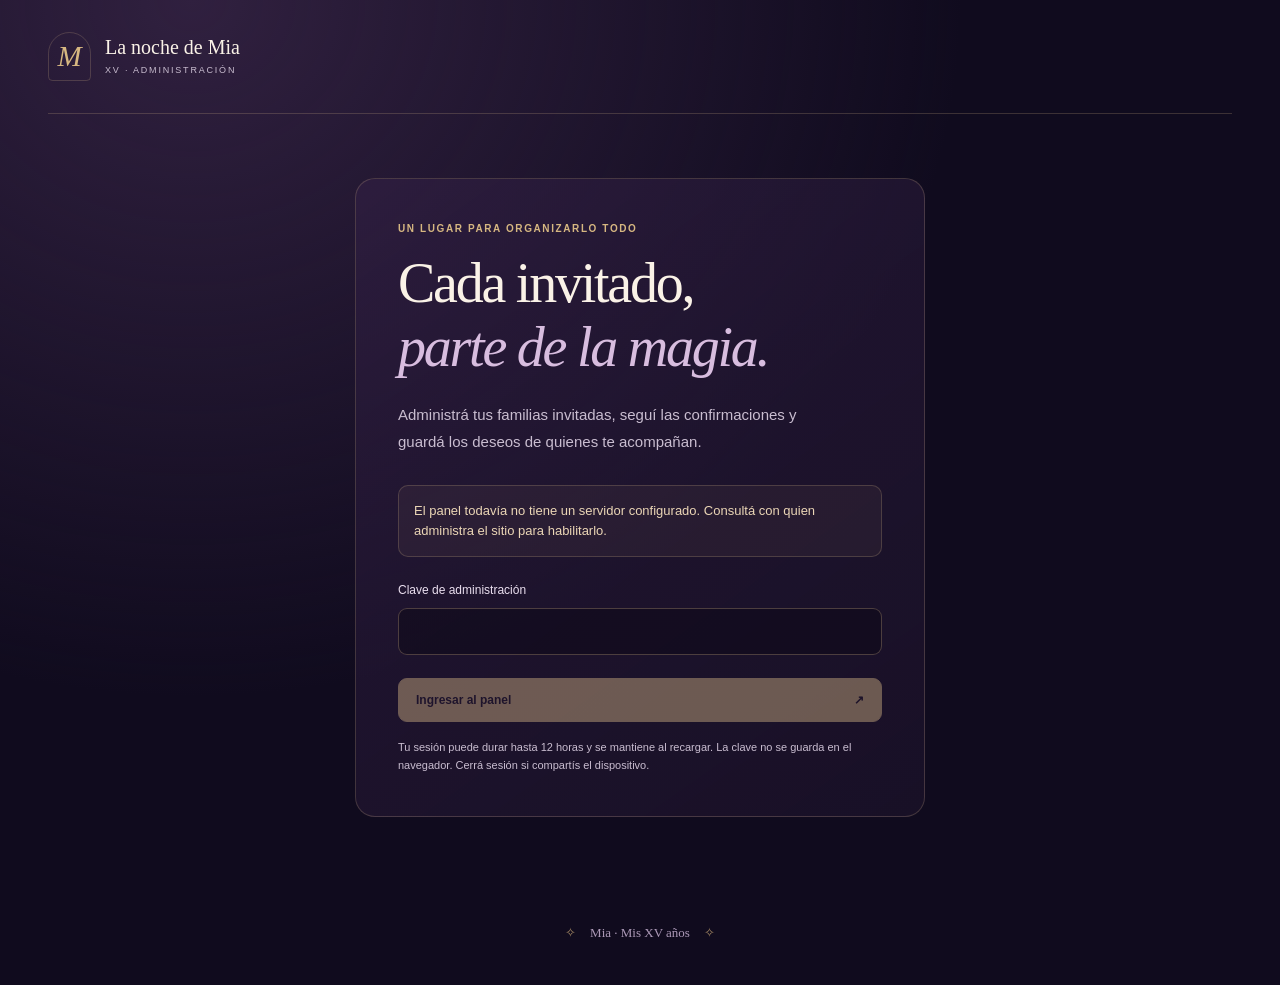
<file: admin.html>
<!doctype html>
<html lang="es-AR">
<head>
  <meta charset="utf-8" />
  <meta name="viewport" content="width=device-width, initial-scale=1" />
  <meta name="theme-color" content="#170f2e" />
  <meta name="referrer" content="no-referrer" />
  <meta name="robots" content="noindex, nofollow, noarchive" />
  <title>Mia · Administración</title>
  <link rel="stylesheet" href="./admin.css?v=wish-delete1" />
  <script src="./app-config.js"></script>
  <script src="./admin.js?v=wish-delete1" defer></script>
</head>
<body>
  <a class="skip-link" href="#main">Ir al contenido</a>
  <div class="app-shell">
    <header class="site-header">
      <div class="brand"><span class="brand-mark" aria-hidden="true">M</span><div><strong>La noche de Mia</strong><span>XV · Administración</span></div></div>
      <button class="button button-quiet" id="logout" type="button" hidden>Cerrar sesión</button>
    </header>
    <main id="main">
      <section class="login-panel surface" id="login-panel" aria-labelledby="login-title">
        <span class="section-kicker">Un lugar para organizarlo todo</span>
        <h1 id="login-title">Cada invitado,<br /><em>parte de la magia.</em></h1>
        <p class="intro-copy">Administrá tus familias invitadas, seguí las confirmaciones y guardá los deseos de quienes te acompañan.</p>
        <div class="notice" id="config-notice" role="status" hidden></div>
        <form id="login-form">
          <label for="admin-key">Clave de administración</label>
          <input id="admin-key" name="password" type="password" autocomplete="current-password" required minlength="32" maxlength="256" spellcheck="false" autocapitalize="off" />
          <button class="button button-primary" id="login-submit" type="submit">Ingresar al panel <span aria-hidden="true">↗</span></button>
        </form>
        <p class="field-note">Tu sesión puede durar hasta 12 horas y se mantiene al recargar. La clave no se guarda en el navegador. Cerrá sesión si compartís el dispositivo.</p>
        <p class="status status-error" id="login-status" role="alert"></p>
        <button class="button button-quiet" id="logout-retry" type="button" hidden>Reintentar cierre de sesión</button>
      </section>

      <div id="dashboard" hidden>
        <section class="page-heading">
          <div><span class="section-kicker">El gran día empieza acá</span><h1>Tus invitados,<br class="mobile-break" /> <em>bien cerquita.</em></h1><p>Todo lo que necesitás para preparar una noche inolvidable.</p></div>
          <button class="button button-quiet" id="refresh" type="button"><span aria-hidden="true">↻</span> Actualizar</button>
        </section>
        <p id="dashboard-status" class="status" role="status" aria-live="polite"></p>

        <section class="summary-grid" aria-label="Resumen de invitaciones" id="summary-grid">
          <div class="summary-item"><span class="summary-label">Familias activas</span><strong data-summary="activeInvitations">—</strong><small>Personas invitadas: <span data-summary="reservedSeats">—</span></small></div>
          <div class="summary-item summary-confirmed"><span class="summary-label">Confirmaron</span><strong data-summary="confirmedInvitations">—</strong><small>Personas confirmadas: <span data-summary="confirmedGuests">—</span></small></div>
          <div class="summary-item"><span class="summary-label">No asisten</span><strong data-summary="declinedInvitations">—</strong><small>Familias que respondieron no</small></div>
          <div class="summary-item"><span class="summary-label">Pendientes</span><strong data-summary="pendingInvitations">—</strong><small>Aún no respondieron</small></div>
        </section>
        <p class="summary-footnote">Los estados cuentan familias activas. <span data-summary="reservedSeats">—</span> lugares reservados · <span data-summary="totalInvitations">—</span> familias en total, incluidas las desactivadas.</p>

        <div class="workspace">
          <aside class="surface create-panel" aria-labelledby="create-title">
            <div class="section-icon" aria-hidden="true">✧</div>
            <span class="section-kicker">Sumá a quienes querés</span>
            <h2 id="create-title">Una nueva familia</h2>
            <p>Un nombre, sus lugares y un enlace único para compartir.</p>
            <form id="create-form">
              <label for="family-name">Familia o nombre del invitado</label>
              <input id="family-name" name="familyName" required maxlength="120" placeholder="Por ejemplo, Familia Gómez" autocomplete="off" />
              <label for="family-seats">Lugares reservados</label>
              <input id="family-seats" name="seats" type="number" min="1" max="50" step="1" value="1" required inputmode="numeric" />
              <button class="button button-primary" id="create-submit" type="submit">Crear invitación <span aria-hidden="true">+</span></button>
            </form>
            <p class="field-note">Los lugares son el máximo de personas que esa familia podrá confirmar.</p>
            <p id="create-status" class="status" role="status" aria-live="polite"></p>
          </aside>

          <section class="surface guests-panel" aria-labelledby="guests-title">
            <div class="section-topline"><div><span class="section-kicker">Tu lista especial</span><h2 id="guests-title">Familias invitadas</h2></div><span class="small-tag">Enlaces privados</span></div>
            <form class="search-form" id="guest-search-form" role="search">
              <label class="visually-hidden" for="guest-search">Buscar familia</label>
              <input id="guest-search" type="search" maxlength="120" placeholder="Buscar una familia…" autocomplete="off" />
              <button class="button button-quiet" type="submit">Buscar</button>
            </form>
            <div class="filter-tabs" role="group" aria-label="Filtrar por respuesta">
              <button type="button" class="filter-tab" data-filter="active" aria-pressed="true">Activas</button>
              <button type="button" class="filter-tab" data-filter="confirmed" aria-pressed="false">Confirmaron</button>
              <button type="button" class="filter-tab" data-filter="declined" aria-pressed="false">No asisten</button>
              <button type="button" class="filter-tab" data-filter="pending" aria-pressed="false">Pendientes</button>
              <button type="button" class="filter-tab" data-filter="inactive" aria-pressed="false">Desactivadas</button>
            </div>
            <div id="guests-list" class="guests-list" aria-busy="false"></div>
            <p id="guests-status" class="status" role="status" aria-live="polite"></p>
            <nav class="pagination" aria-label="Páginas de familias"><button class="button button-quiet" id="guests-prev" type="button" disabled>← Anterior</button><span id="guests-page">Página 1</span><button class="button button-quiet" id="guests-next" type="button" disabled>Siguiente →</button></nav>
          </section>
        </div>

        <section class="surface wishes-panel" aria-labelledby="bank-title">
          <div class="section-topline"><div><span class="section-kicker">Regalos</span><h2 id="bank-title">Datos para transferencias</h2><p>Estos datos se muestran a todas las familias invitadas. Verificá el titular y el alias antes de guardar.</p></div></div>
          <form id="bank-form">
            <label class="bank-toggle" for="bank-enabled"><input id="bank-enabled" type="checkbox" disabled /> Mostrar datos de transferencia</label>
            <fieldset id="bank-fields" disabled>
              <label for="bank-holder">Titular</label><input id="bank-holder" maxlength="120" autocomplete="off" />
              <label for="bank-name">Banco o billetera</label><input id="bank-name" maxlength="100" autocomplete="off" />
              <label for="bank-alias">Alias</label><input id="bank-alias" maxlength="100" autocomplete="off" spellcheck="false" />
              <label for="bank-account">CBU / CVU (opcional)</label><input id="bank-account" inputmode="numeric" pattern="[0-9]{22}" maxlength="22" autocomplete="off" />
              <p class="field-note">Ingresá un alias o un CBU/CVU de 22 dígitos. Los datos guardados serán visibles en las invitaciones.</p>
            </fieldset>
            <p id="bank-status" class="status" role="status" aria-live="polite"></p>
            <button class="button button-primary" id="bank-submit" type="submit" disabled>Guardar datos</button>
          </form>
        </section>

        <section class="surface wishes-panel" aria-labelledby="wishes-title">
          <div class="section-topline"><div><span class="section-kicker">Palabras para atesorar</span><h2 id="wishes-title">Los deseos para Mia</h2><p>Mensajes privados, solo para vos.</p></div><span class="small-tag">Deseos recibidos: <span data-summary="totalWishes">—</span></span></div>
          <form class="search-form" id="wish-search-form" role="search"><label class="visually-hidden" for="wish-search">Buscar entre los deseos</label><input id="wish-search" type="search" maxlength="120" placeholder="Buscar un nombre o un mensaje…" autocomplete="off" /><button class="button button-quiet" type="submit">Buscar</button></form>
          <div id="wishes-list" class="wishes-list" aria-busy="false"></div>
          <p id="wishes-status" class="status" role="status" aria-live="polite"></p>
          <nav class="pagination" aria-label="Páginas de deseos"><button class="button button-quiet" id="wishes-prev" type="button" disabled>← Anterior</button><span id="wishes-page">Página 1</span><button class="button button-quiet" id="wishes-next" type="button" disabled>Siguiente →</button></nav>
        </section>
      </div>
    </main>
    <footer class="site-footer"><span aria-hidden="true">✧</span> Mia · Mis XV años <span aria-hidden="true">✧</span></footer>
  </div>

  <dialog id="edit-dialog" class="panel-dialog" aria-labelledby="edit-title">
    <div class="dialog-heading"><h2 id="edit-title">Editar invitación</h2><button class="icon-button" type="button" data-close="edit-dialog" aria-label="Cerrar edición">×</button></div>
    <form id="edit-form"><label for="edit-name">Familia o nombre del invitado</label><input id="edit-name" required maxlength="120" /><label for="edit-seats">Lugares reservados</label><input id="edit-seats" type="number" min="1" max="50" step="1" required inputmode="numeric" /><p class="field-note">No se puede reducir el cupo por debajo de la cantidad ya confirmada.</p><p id="edit-status" class="status" role="status" aria-live="polite"></p><button class="button button-primary" id="edit-submit" type="submit">Guardar cambios</button></form>
  </dialog>

  <dialog id="confirm-dialog" class="panel-dialog" aria-labelledby="confirm-title" aria-describedby="confirm-copy"><h2 id="confirm-title"></h2><p id="confirm-copy"></p><div class="dialog-actions"><button class="button button-quiet" id="confirm-cancel" type="button" autofocus>Cancelar</button><button class="button button-primary" id="confirm-accept" type="button">Continuar</button></div></dialog>
</body>
</html>
</file>
<file: admin.css>
:root { color-scheme: dark; --night:#170f2e; --deep:#100b1e; --surface:#211632; --cream:#faf2e7; --muted:#c9bdd0; --gold:#d6b781; --line:rgba(213,184,137,.22); --sans:"Trebuchet MS",Arial,sans-serif; --serif:Georgia,"Times New Roman",serif; }
* { box-sizing:border-box; }
[hidden] { display:none !important; }
html { min-width:320px; background:var(--deep); }
body { margin:0; color:var(--cream); background:radial-gradient(ellipse at 15% 0%,#30203f 0,transparent 50%),var(--deep); font:15px/1.55 var(--sans); -webkit-font-smoothing:antialiased; }
button,input { font:inherit; }
button,a,input,label { -webkit-tap-highlight-color:transparent; }
button { cursor:pointer; }
button:disabled { opacity:.45; cursor:not-allowed; }
button:focus-visible,a:focus-visible,input:focus-visible { outline:2px solid var(--gold); outline-offset:4px; }
button:active:not(:disabled) { transform:translateY(1px); }
a { color:var(--gold); }
.app-shell { width:min(1320px,100%); margin:auto; padding:0 48px; }
.site-header { min-height:114px; display:flex; justify-content:space-between; align-items:center; gap:16px; border-bottom:1px solid var(--line); }
.brand { display:flex; align-items:center; gap:14px; }
.brand-mark { width:43px; height:49px; display:grid; place-items:center; border:1px solid var(--line); border-radius:25px 25px 5px 5px; color:var(--gold); font:italic 29px var(--serif); }
.brand strong { display:block; font:20px var(--serif); font-weight:normal; }
.brand div>span { display:block; font-size:9px; letter-spacing:.2em; text-transform:uppercase; color:var(--muted); margin-top:5px; }
.surface { border:1px solid var(--line); border-radius:20px; background:linear-gradient(145deg,rgba(52,33,71,.52),rgba(27,18,41,.78)); }
.login-panel { max-width:570px; margin:64px auto; padding:42px; }
.section-kicker { display:block; font-size:10px; font-weight:600; letter-spacing:.16em; text-transform:uppercase; color:var(--gold); }
h1,h2,p { margin:0; }
h1 { font:normal clamp(36px,4.4vw,56px)/1.15 var(--serif); letter-spacing:-.04em; margin-top:14px; }
h1 em { font-weight:normal; color:#d8bddf; }
h2 { font:normal 28px/1.2 var(--serif); letter-spacing:-.025em; }
.intro-copy { color:var(--muted); margin:23px 0 30px; max-width:410px; line-height:1.75; }
label { display:block; font-size:12px; margin:20px 0 8px; color:#eadfef; }
input { display:block; width:100%; min-width:0; min-height:46px; border:1px solid rgba(213,184,137,.29); border-radius:9px; padding:11px 13px; color:var(--cream); background:rgba(12,7,21,.45); }
input::placeholder { color:#a79aaf; font-size:12px; opacity:1; }
input[readonly] { font-family:var(--sans); font-size:12px; }
.button { display:inline-flex; min-height:44px; align-items:center; justify-content:center; gap:10px; padding:10px 17px; border-radius:9px; border:1px solid var(--line); text-decoration:none; background:transparent; color:var(--cream); font-size:12px; font-weight:600; transition:background 150ms,border-color 150ms; }
.button:hover:not(:disabled) { background:rgba(213,184,137,.08); border-color:rgba(213,184,137,.5); }
.button-primary { background:#d1b384; border-color:#d1b384; color:#21162d; }
.button-primary:hover:not(:disabled) { background:#e2c89d; border-color:#e2c89d; }
.button-quiet { color:#dfd1e5; }
#login-submit,#create-submit,#edit-submit { width:100%; margin-top:23px; justify-content:space-between; }
.field-note { color:var(--muted); font-size:11px; line-height:1.65; margin-top:16px; }
.notice { margin:24px 0; padding:15px; border:1px solid var(--line); border-radius:10px; background:rgba(213,184,137,.06); color:#ebd6b6; font-size:13px; }
.status { min-height:0; font-size:12px; line-height:1.6; color:var(--muted); }
.status:not(:empty) { margin-top:14px; }
.status-error { color:#ffbdb9; }
.page-heading { padding:46px 0 27px; display:flex; justify-content:space-between; align-items:center; gap:24px; }
.page-heading h1 { font-size:45px; margin-top:9px; }
.page-heading p { color:var(--muted); font-size:13px; margin-top:13px; }
.mobile-break { display:none; }
#dashboard-status:not(:empty) { margin:0 0 20px; padding:12px 15px; border:1px solid var(--line); border-radius:8px; }
.summary-grid { display:grid; grid-template-columns:repeat(4,minmax(0,1fr)); border:1px solid var(--line); border-radius:15px; overflow:hidden; background:rgba(31,20,46,.65); }
.summary-item { padding:23px 25px; border-right:1px solid var(--line); }
.summary-item:last-child { border-right:0; }
.summary-label { display:block; font-size:11px; color:#d4c8da; }
.summary-item strong { display:block; font:normal 43px/1.3 var(--serif); margin:7px 0 2px; font-variant-numeric:lining-nums tabular-nums; }
.summary-item small { font-size:10px; color:var(--muted); }
.summary-confirmed strong { color:#e7cb99; }
.summary-footnote { color:#bcaec6; font-size:10px; margin:12px 2px 28px; line-height:1.7; }
.workspace { display:grid; grid-template-columns:310px minmax(0,1fr); gap:24px; align-items:start; }
.create-panel { padding:27px; }
.section-icon { color:var(--gold); font-size:30px; line-height:1; margin:0 0 24px; }
.create-panel h2 { font-size:28px; margin:9px 0 10px; }
.create-panel>p { color:var(--muted); font-size:12px; }
.guests-panel,.wishes-panel { padding:28px; }
.section-topline { display:flex; align-items:center; justify-content:space-between; gap:15px; }
.section-topline h2 { margin-top:7px; }
.section-topline p { color:var(--muted); font-size:12px; margin-top:9px; }
.small-tag { display:inline-block; padding:5px 9px; border:1px solid var(--line); border-radius:20px; color:var(--gold); font-size:9px; white-space:nowrap; }
.search-form { display:flex; gap:8px; margin-top:23px; }
.search-form input { flex:1; }
.filter-tabs { display:flex; flex-wrap:wrap; gap:5px; margin:15px 0 7px; padding-bottom:15px; border-bottom:1px solid var(--line); }
.filter-tab { min-height:44px; padding:9px 10px; color:var(--muted); background:transparent; border:1px solid transparent; border-radius:7px; font-size:11px; }
.filter-tab[aria-pressed="true"] { background:rgba(213,184,137,.12); border-color:rgba(213,184,137,.3); color:#f1d8ac; }
.guests-list { display:grid; grid-template-columns:repeat(2,minmax(0,1fr)); gap:22px 18px; align-items:start; padding-top:16px; }
.guests-list>.empty-state { grid-column:1/-1; }
.guest-card { --card-radius:50% 50% 20px 20px / 68px 68px 20px 20px; position:relative; min-width:0; height:320px; perspective:1100px; border-radius:var(--card-radius); }
/* A deliberate half-turn requested for these occasional card actions; no layout animation. */
.guest-rotator { position:absolute; inset:0; transform-style:preserve-3d; transform:rotateY(0deg); transition:transform 420ms cubic-bezier(.45,0,.55,1); }
.guest-card.is-open .guest-rotator { transform:rotateY(180deg); }
.guest-front,.guest-actions { position:absolute; inset:0; overflow:hidden; border:1px solid rgba(213,184,137,.35); border-radius:var(--card-radius); background:radial-gradient(ellipse at 50% 0%,rgba(92,53,116,.3),transparent 72%),linear-gradient(160deg,#2b1d3c,#180f27); box-shadow:0 9px 24px rgba(7,3,15,.18),inset 0 1px rgba(239,214,170,.05); backface-visibility:hidden; -webkit-backface-visibility:hidden; }
.guest-front::before,.guest-actions::before { content:""; position:absolute; width:7px; height:7px; left:calc(50% - 3.5px); top:12px; transform:rotate(45deg); border:1px solid rgba(249,225,181,.55); background:#c6a575; box-shadow:0 0 13px 3px rgba(225,177,104,.19); pointer-events:none; }
.guest-front::after,.guest-actions::after { content:""; position:absolute; inset:5px; border:1px solid rgba(213,184,137,.12); border-radius:inherit; pointer-events:none; }
.guest-front { visibility:visible; transform:rotateY(0deg); transition:visibility 0s; }
.guest-summary { display:flex; flex-direction:column; align-items:center; width:100%; height:100%; padding:49px 24px 21px; border:0; background:transparent; color:inherit; border-radius:var(--card-radius); text-align:center; cursor:pointer; -webkit-tap-highlight-color:transparent; }
.guest-summary:focus-visible { outline:2px solid var(--gold); outline-offset:-10px; }
.guest-summary:hover .guest-toggle { color:#f4dcaf; }
.guest-details { min-width:0; width:100%; }
.guest-name { display:-webkit-box; -webkit-box-orient:vertical; -webkit-line-clamp:3; overflow:hidden; margin:0; color:#f6e5d1; font:normal 23px/1.2 var(--serif); overflow-wrap:anywhere; text-transform:capitalize; text-align:center; }
.guest-meta { display:flex; flex-direction:column; align-items:center; justify-content:center; gap:9px; color:var(--muted); font-size:11px; margin-top:19px; text-align:center; }
.guest-meta>span { width:100%; text-align:center; justify-content:center; }
.guest-toggle { display:flex; justify-content:center; align-items:center; gap:9px; padding:13px 4px 0; margin-top:auto; min-height:44px; color:var(--gold); font-size:10px; }
.guest-chevron { width:6px; height:6px; border-right:1px solid currentColor; border-bottom:1px solid currentColor; transform:translateY(-2px) rotate(45deg); }
.guest-actions { display:flex; flex-direction:column; gap:9px; padding:43px 23px 18px; visibility:hidden; transform:rotateY(180deg); pointer-events:none; transition:visibility 0s linear 420ms; }
.guest-actions__header { display:flex; align-items:center; justify-content:center; flex-shrink:0; min-height:44px; text-align:center; }
.guest-back-identity { min-width:0; }
.guest-back-name { display:-webkit-box; -webkit-box-orient:vertical; -webkit-line-clamp:2; overflow:hidden; color:#f6e5d1; font:normal 17px/1.2 var(--serif); overflow-wrap:anywhere; }
.guest-back-state { display:block; color:var(--muted); margin-top:4px; font-size:9px; }
.guest-back-state[data-state="confirmed"] { color:#bbd9bd; }
.guest-back-state[data-state="declined"] { color:#e5b6b2; }
.guest-actions .button { min-height:44px; padding:8px 6px; font-size:10px; }
.guest-actions .guest-close { flex-shrink:0; width:100%; padding:8px; color:var(--muted); margin-top:auto; }
.guest-action-buttons { display:grid; grid-template-columns:repeat(2,minmax(0,1fr)); gap:8px; flex-shrink:0; }
.guest-actions .guest-copy { background:rgba(213,184,137,.1); border-color:rgba(213,184,137,.36); color:#f4dcaf; }
.guest-copy-status { flex:1; min-height:0; overflow:auto; overscroll-behavior:contain; margin:0; font-size:10px; line-height:1.6; text-align:center; }
.guest-copy-status:focus-visible { outline:2px solid var(--gold); outline-offset:2px; }
.guest-copy-status:empty { display:none; }
.guest-card.is-open .guest-front { visibility:hidden; transition:visibility 0s linear 420ms; }
.guest-card.is-open .guest-actions { visibility:visible; pointer-events:auto; border-color:rgba(224,193,144,.56); transition:visibility 0s; }
.guest-back-identity,.guest-back-name,.guest-back-state { width:100%; text-align:center; justify-content:center; }
.guest-back-name { text-transform:capitalize; }
.guest-card[data-instant="true"] .guest-rotator,.guest-card[data-instant="true"] .guest-front,.guest-card[data-instant="true"] .guest-actions { transition:none; }
.guest-card [inert] { pointer-events:none; }
.guest-state { display:inline-flex; align-items:center; gap:6px; font-size:10px; color:#d8c4e3; }
.guest-state::before { content:""; width:5px; height:5px; border-radius:50%; background:currentColor; }
.guest-state[data-state="confirmed"] { color:#bbd9bd; }
.guest-state[data-state="declined"] { color:#e5b6b2; }
.guest-state[data-state="inactive"] { color:#b3a8bb; }
.empty-state { padding:35px 12px; text-align:center; color:var(--muted); font-size:13px; }
.empty-state strong { display:block; color:#ead9ef; font:normal 23px var(--serif); margin-bottom:8px; }
.pagination { display:flex; justify-content:space-between; align-items:center; gap:8px; margin-top:22px; font-size:10px; color:var(--muted); }
.pagination .button { font-size:10px; padding:8px 12px; }
.wishes-panel { margin-top:24px; }
#bank-form { max-width:620px; }
#bank-form fieldset { border:0; margin:0; padding:0; min-width:0; }
#bank-form fieldset:disabled { opacity:.55; }
#bank-form .bank-toggle { display:flex; align-items:center; gap:10px; margin-top:24px; }
#bank-form .bank-toggle input { width:20px; min-height:20px; height:20px; accent-color:var(--gold); }
#bank-submit { margin-top:20px; }
.wishes-list { display:grid; grid-template-columns:repeat(2,minmax(0,1fr)); gap:16px; margin-top:22px; }
.wish-card { border:1px solid rgba(213,184,137,.16); background:rgba(12,7,21,.18); border-radius:12px; padding:21px; min-width:0; }
.wish-copy { white-space:pre-wrap; overflow-wrap:anywhere; font:normal 20px/1.55 var(--serif); color:#eee0f1; }
.wish-signature { margin-top:17px; font-size:12px; color:var(--gold); overflow-wrap:anywhere; }
.wish-family,.wish-date { color:var(--muted); font-size:10px; overflow-wrap:anywhere; margin-top:4px; }
.wish-card .button { margin-top:18px; color:#f0c7c3; }
.wishes-list>.empty-state { grid-column:1/-1; }
.site-footer { display:flex; align-items:center; justify-content:center; gap:14px; color:#ad9ab8; font:13px var(--serif); padding:44px 0; }
.site-footer>span { color:#a68a65; }
.panel-dialog { width:min(470px,calc(100% - 32px)); max-height:calc(100svh - 40px); overflow:auto; overscroll-behavior:contain; padding:28px; border:1px solid rgba(213,184,137,.4); border-radius:19px; color:var(--cream); background:linear-gradient(145deg,#2d1e40,#180f27); box-shadow:0 25px 80px rgba(0,0,0,.45); }
.panel-dialog::backdrop { background:rgba(6,3,12,.6); backdrop-filter:blur(3px); }
.panel-dialog p:not(.status) { font-size:12px; color:var(--muted); line-height:1.7; margin-top:15px; }
.dialog-heading { display:flex; align-items:start; justify-content:space-between; gap:15px; }
.dialog-heading h2 { font-size:29px; }
.icon-button { display:grid; place-items:center; flex-shrink:0; width:44px; height:44px; margin:-10px -10px 0 0; border:1px solid transparent; background:transparent; color:var(--gold); font-size:26px; border-radius:50%; }
.icon-button:hover { background:rgba(213,184,137,.1); }
.dialog-actions { display:flex; justify-content:end; gap:10px; margin-top:24px; }
.visually-hidden { position:absolute; width:1px; height:1px; padding:0; margin:-1px; overflow:hidden; clip:rect(0,0,0,0); white-space:nowrap; border:0; }
.skip-link { position:fixed; top:8px; left:8px; z-index:100; background:var(--deep); border:1px solid var(--gold); padding:10px; transform:translateY(-160%); }
.skip-link:focus { transform:none; }
[aria-busy="true"] { opacity:.55; }
@media(min-width:1400px) { .page-heading { padding-top:55px; } }
@media(max-width:1100px) { .guests-list { grid-template-columns:1fr; } }
@media(max-width:1000px) { .app-shell { padding:0 28px; } .workspace { grid-template-columns:260px minmax(0,1fr); gap:18px; } .create-panel,.guests-panel,.wishes-panel { padding:23px; } .summary-item { padding:22px 18px; } }
@media(max-width:730px) { .app-shell { padding:0 19px; } .site-header { min-height:90px; } .brand strong { font-size:18px; } .brand-mark { width:35px; height:42px; } .brand { gap:10px; } #logout { font-size:10px; padding:8px 10px; } .login-panel { margin:35px auto; padding:28px; } .page-heading { display:block; padding:32px 0 24px; position:relative; } .page-heading h1 { font-size:37px; } .mobile-break { display:block; } .page-heading p { max-width:260px; } #refresh { margin-top:17px; } .summary-grid { grid-template-columns:repeat(2,minmax(0,1fr)); } .summary-item { padding:18px; } .summary-item:nth-child(2) { border-right:0; } .summary-item:nth-child(-n+2) { border-bottom:1px solid var(--line); } .summary-item strong { font-size:37px; } .summary-item small { font-size:9px; } .workspace { grid-template-columns:1fr; gap:20px; } .create-panel { padding:25px; } .create-panel .section-icon { display:none; } .create-panel form { display:grid; grid-template-columns:minmax(0,1fr) 100px; gap:0 14px; } .create-panel label[for="family-seats"] { grid-column:2; grid-row:1; } .create-panel #family-seats { grid-column:2; grid-row:2; } #create-submit { grid-column:1/-1; } .guests-panel,.wishes-panel { padding:22px 18px; } .section-topline { align-items:start; } .small-tag { font-size:8px; } .section-topline h2 { font-size:25px; } .section-kicker { font-size:9px; } .filter-tabs { gap:1px; } .filter-tab { padding:9px 8px; font-size:10px; } .wishes-list { grid-template-columns:1fr; } .panel-dialog { padding:24px; } .pagination .button { padding:8px; } }
@media(prefers-reduced-motion:reduce) { *,*::before,*::after { transition:none !important; animation:none !important; scroll-behavior:auto !important; } }
@media(prefers-reduced-motion:reduce) { .guest-rotator { transform:none !important; } .guest-front,.guest-actions { transform:none; backface-visibility:visible; } }
</file>
